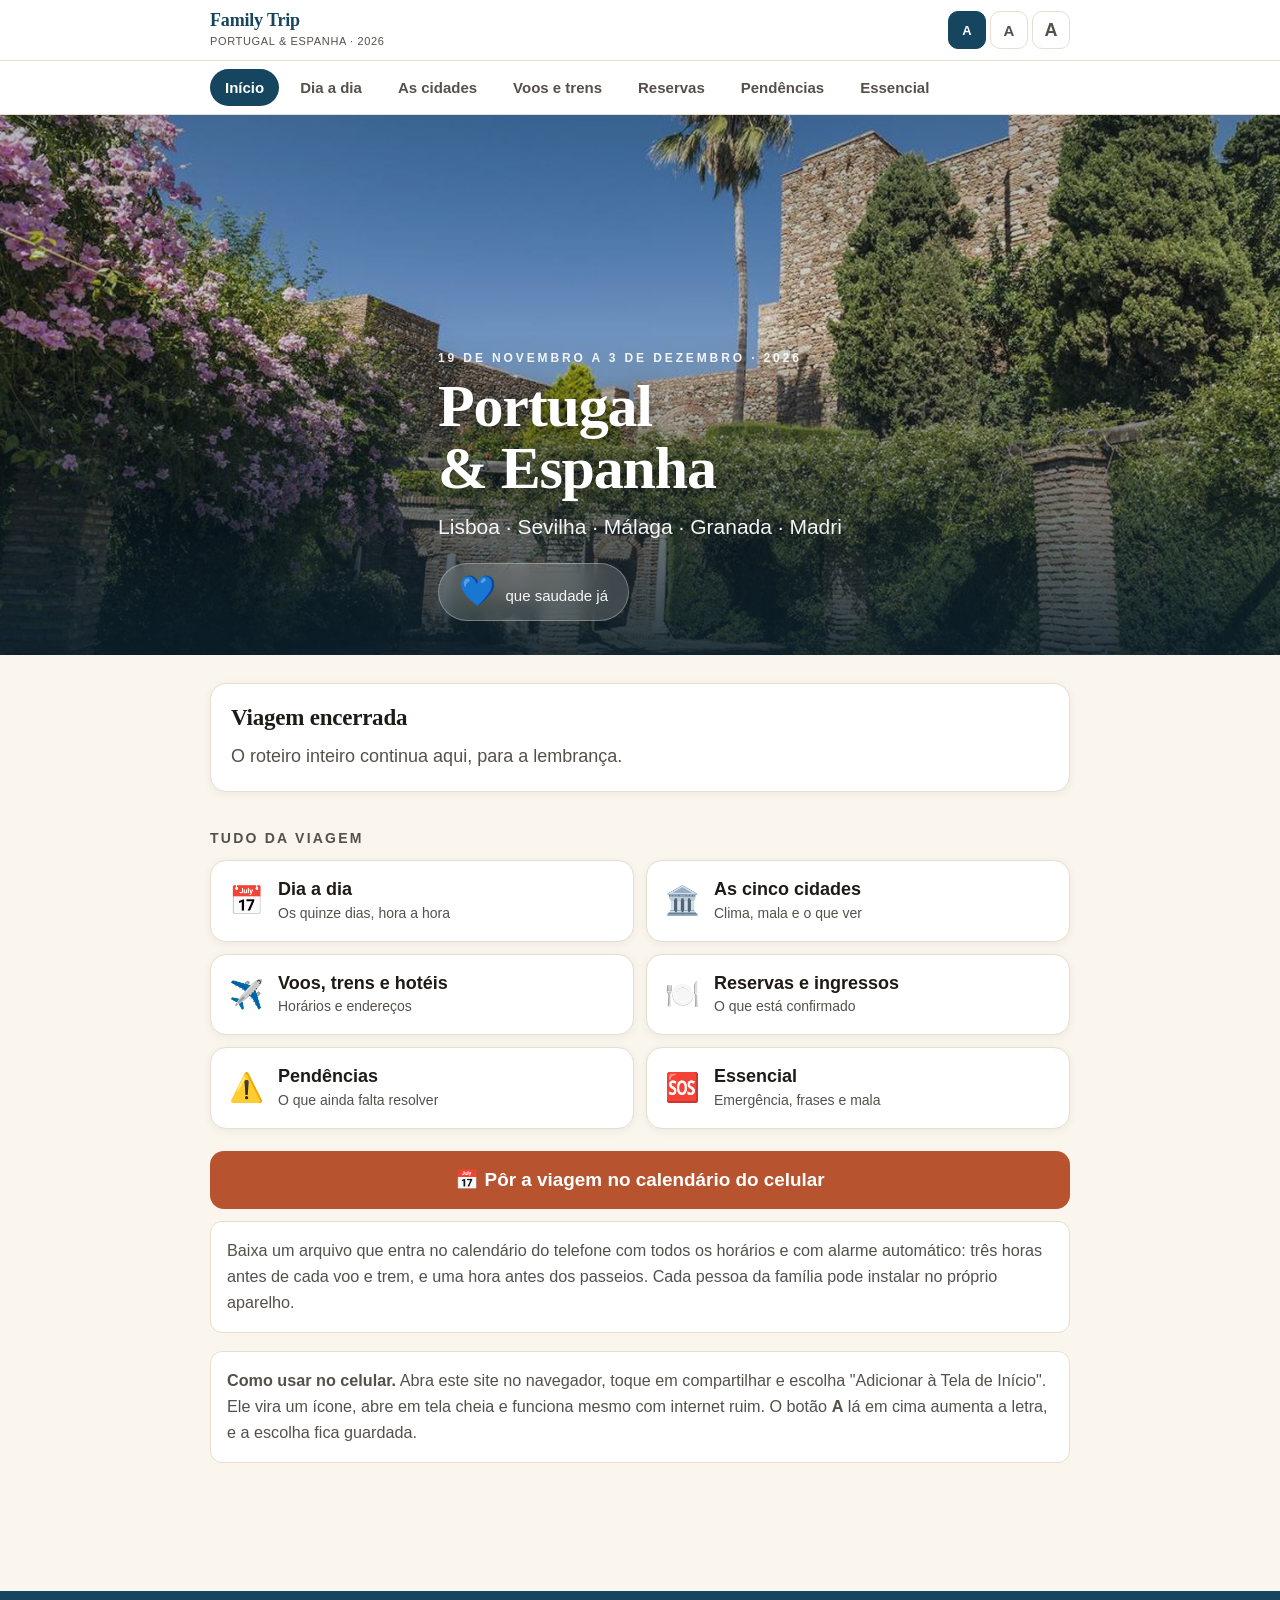
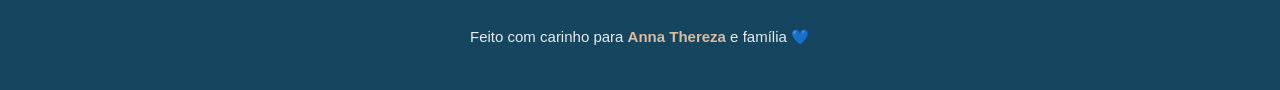
<file: index.html>
<!DOCTYPE html>
<html lang="pt-BR">
<head>
<meta charset="utf-8">
<meta name="viewport" content="width=device-width, initial-scale=1, viewport-fit=cover">
<meta name="robots" content="noindex, nofollow">
<meta name="theme-color" content="#15455F">
<link rel="manifest" href="manifest.json">
<link rel="apple-touch-icon" href="img/icone-180.png">
<link rel="icon" href="img/icone-192.png">
<meta name="apple-mobile-web-app-capable" content="yes">
<meta name="apple-mobile-web-app-status-bar-style" content="black-translucent">
<meta name="apple-mobile-web-app-title" content="Family Trip">
<link rel="stylesheet" href="assets/estilo.css">
<title>Family Trip · Portugal &amp; Espanha</title>
</head>
<body>

<div class="capa">
  <img src="img/capa.jpg" alt="Alcazaba de Málaga, Andaluzia">
  <div class="env">
    <p class="acima">19 de novembro a 3 de dezembro · 2026</p>
    <h1>Portugal<br>&amp; Espanha</h1>
    <p class="sub">Lisboa · Sevilha · Málaga · Granada · Madri</p>
    <div class="relogio" id="contagem"></div>
  </div>
</div>

<main><div class="env">
  <div id="hoje"></div>

  <h2 class="secao">Tudo da viagem</h2>
  <div class="atalhos">
    <a class="atalho" href="dias.html"><span class="ico">📅</span>
      <span><b>Dia a dia</b><small>Os quinze dias, hora a hora</small></span></a>
    <a class="atalho" href="cidades.html"><span class="ico">🏛️</span>
      <span><b>As cinco cidades</b><small>Clima, mala e o que ver</small></span></a>
    <a class="atalho" href="rotas.html"><span class="ico">✈️</span>
      <span><b>Voos, trens e hotéis</b><small>Horários e endereços</small></span></a>
    <a class="atalho" href="reservas.html"><span class="ico">🍽️</span>
      <span><b>Reservas e ingressos</b><small>O que está confirmado</small></span></a>
    <a class="atalho" href="pendencias.html"><span class="ico">⚠️</span>
      <span><b>Pendências</b><small>O que ainda falta resolver</small></span></a>
    <a class="atalho" href="essencial.html"><span class="ico">🆘</span>
      <span><b>Essencial</b><small>Emergência, frases e mala</small></span></a>
  </div>

  <button class="botao terra" id="btnCal" style="margin-top:22px">📅 Pôr a viagem no calendário do celular</button>
  <p class="nota" style="margin-top:12px">Baixa um arquivo que entra no calendário do telefone com todos os
  horários e com alarme automático: três horas antes de cada voo e trem, e uma hora antes dos passeios.
  Cada pessoa da família pode instalar no próprio aparelho.</p>

  <div class="nota">
    <strong>Como usar no celular.</strong> Abra este site no navegador, toque em compartilhar e escolha
    "Adicionar à Tela de Início". Ele vira um ícone, abre em tela cheia e funciona mesmo com internet ruim.
    O botão <b>A</b> lá em cima aumenta a letra, e a escolha fica guardada.
  </div>
</div></main>
<script src="assets/dados.js"></script>
<script src="assets/app.js"></script>
</body>
</html>
</file>
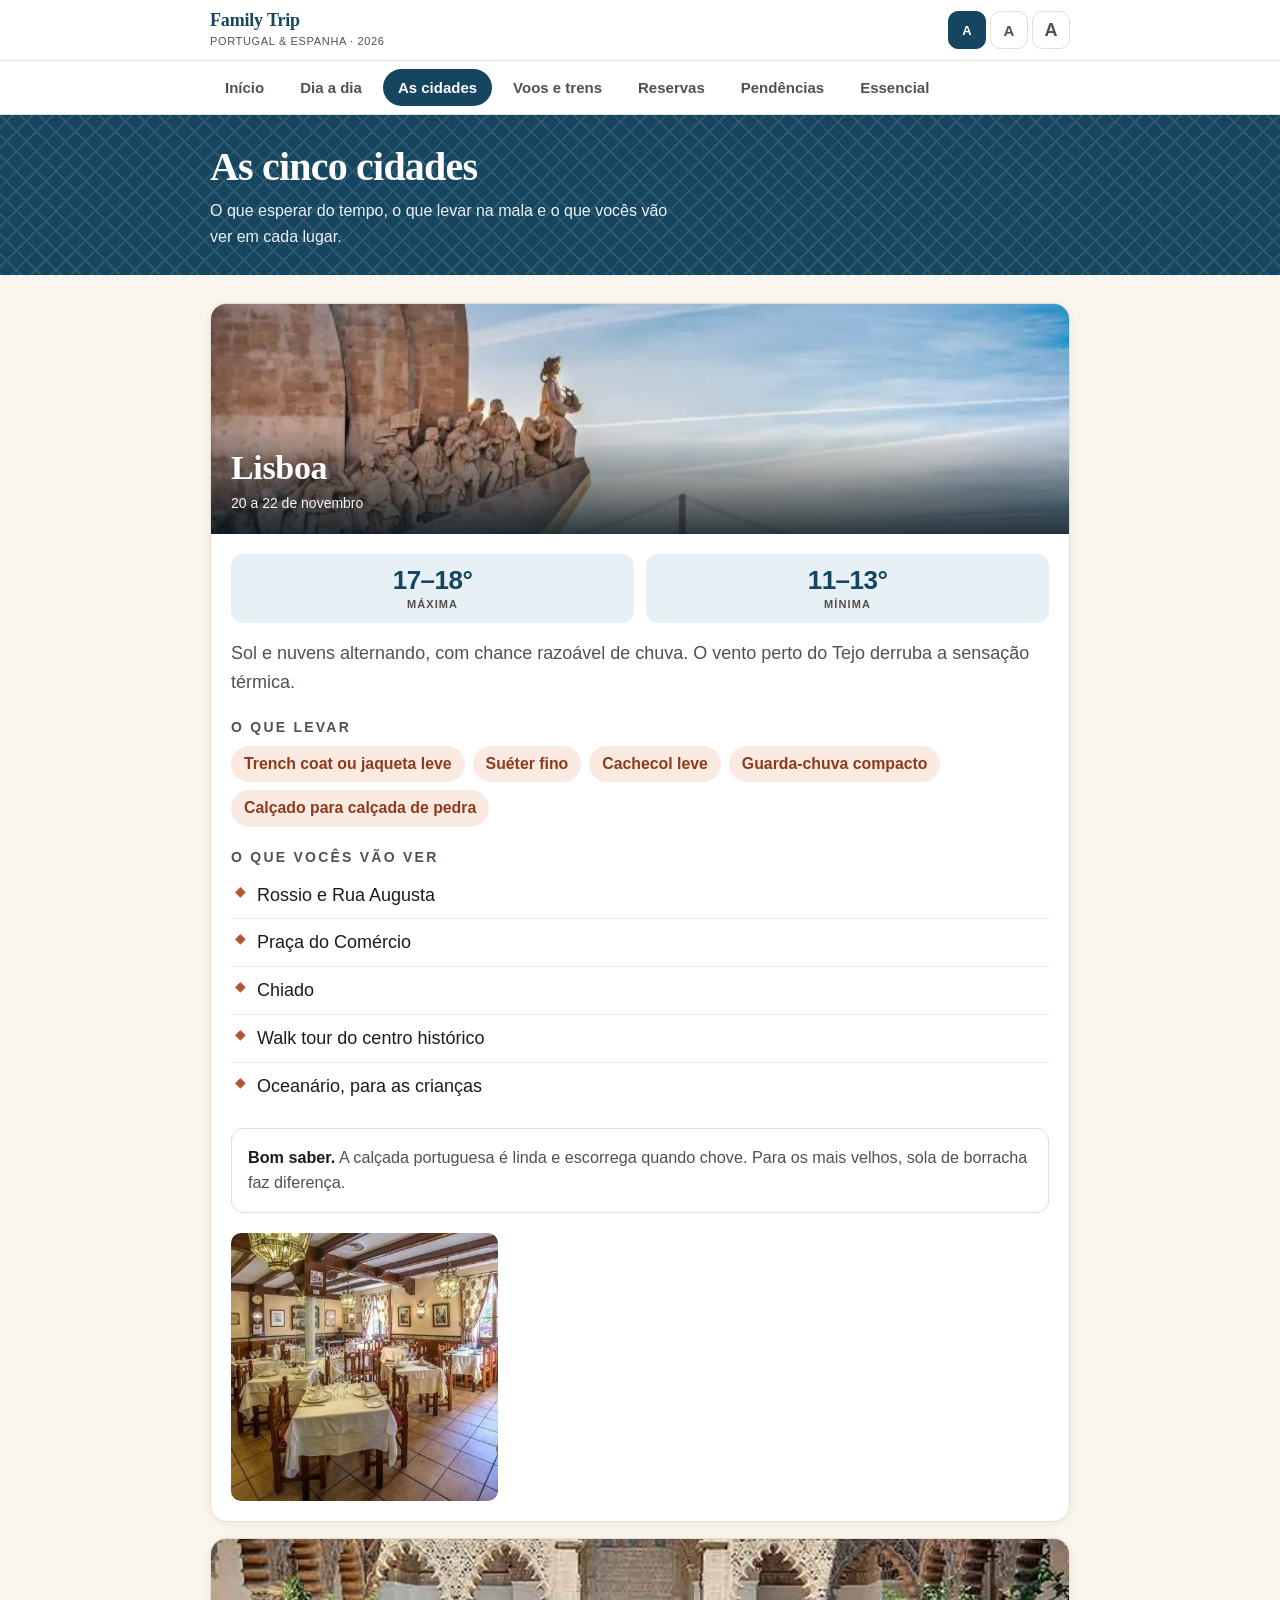
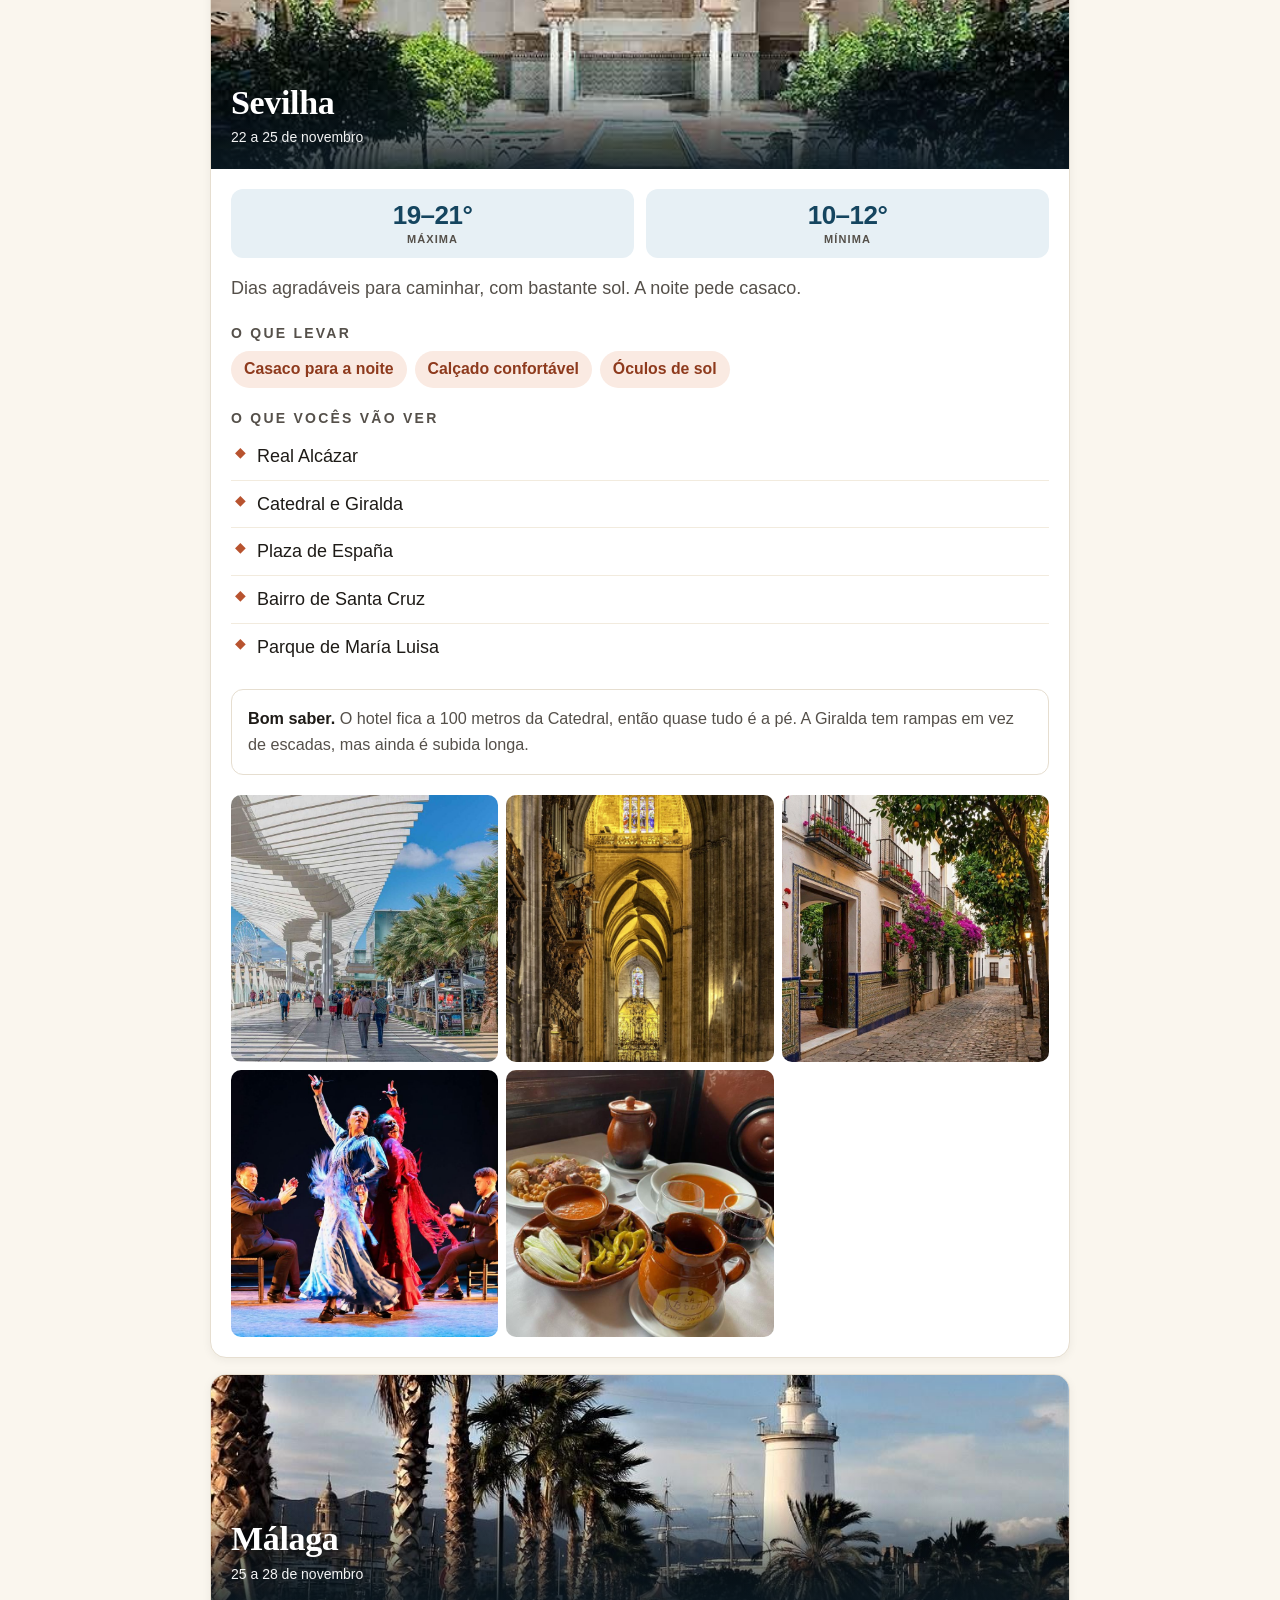
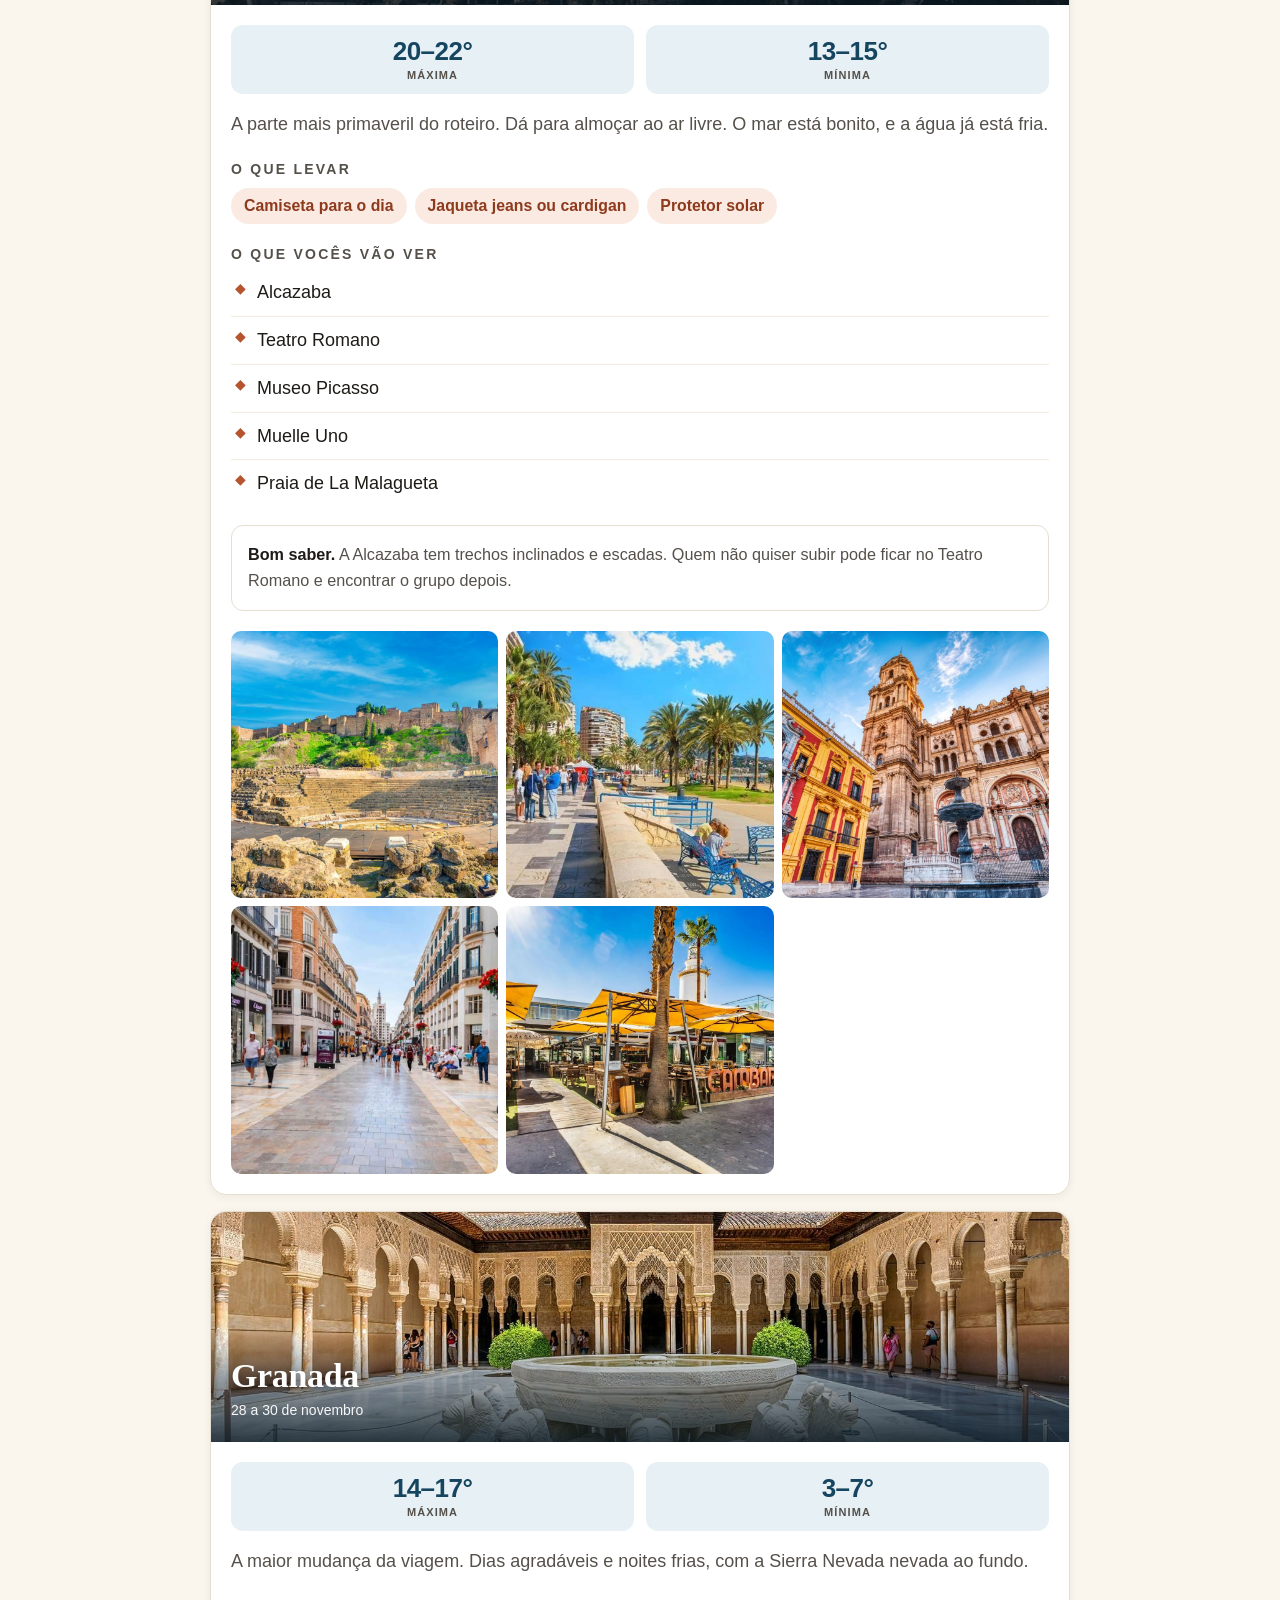
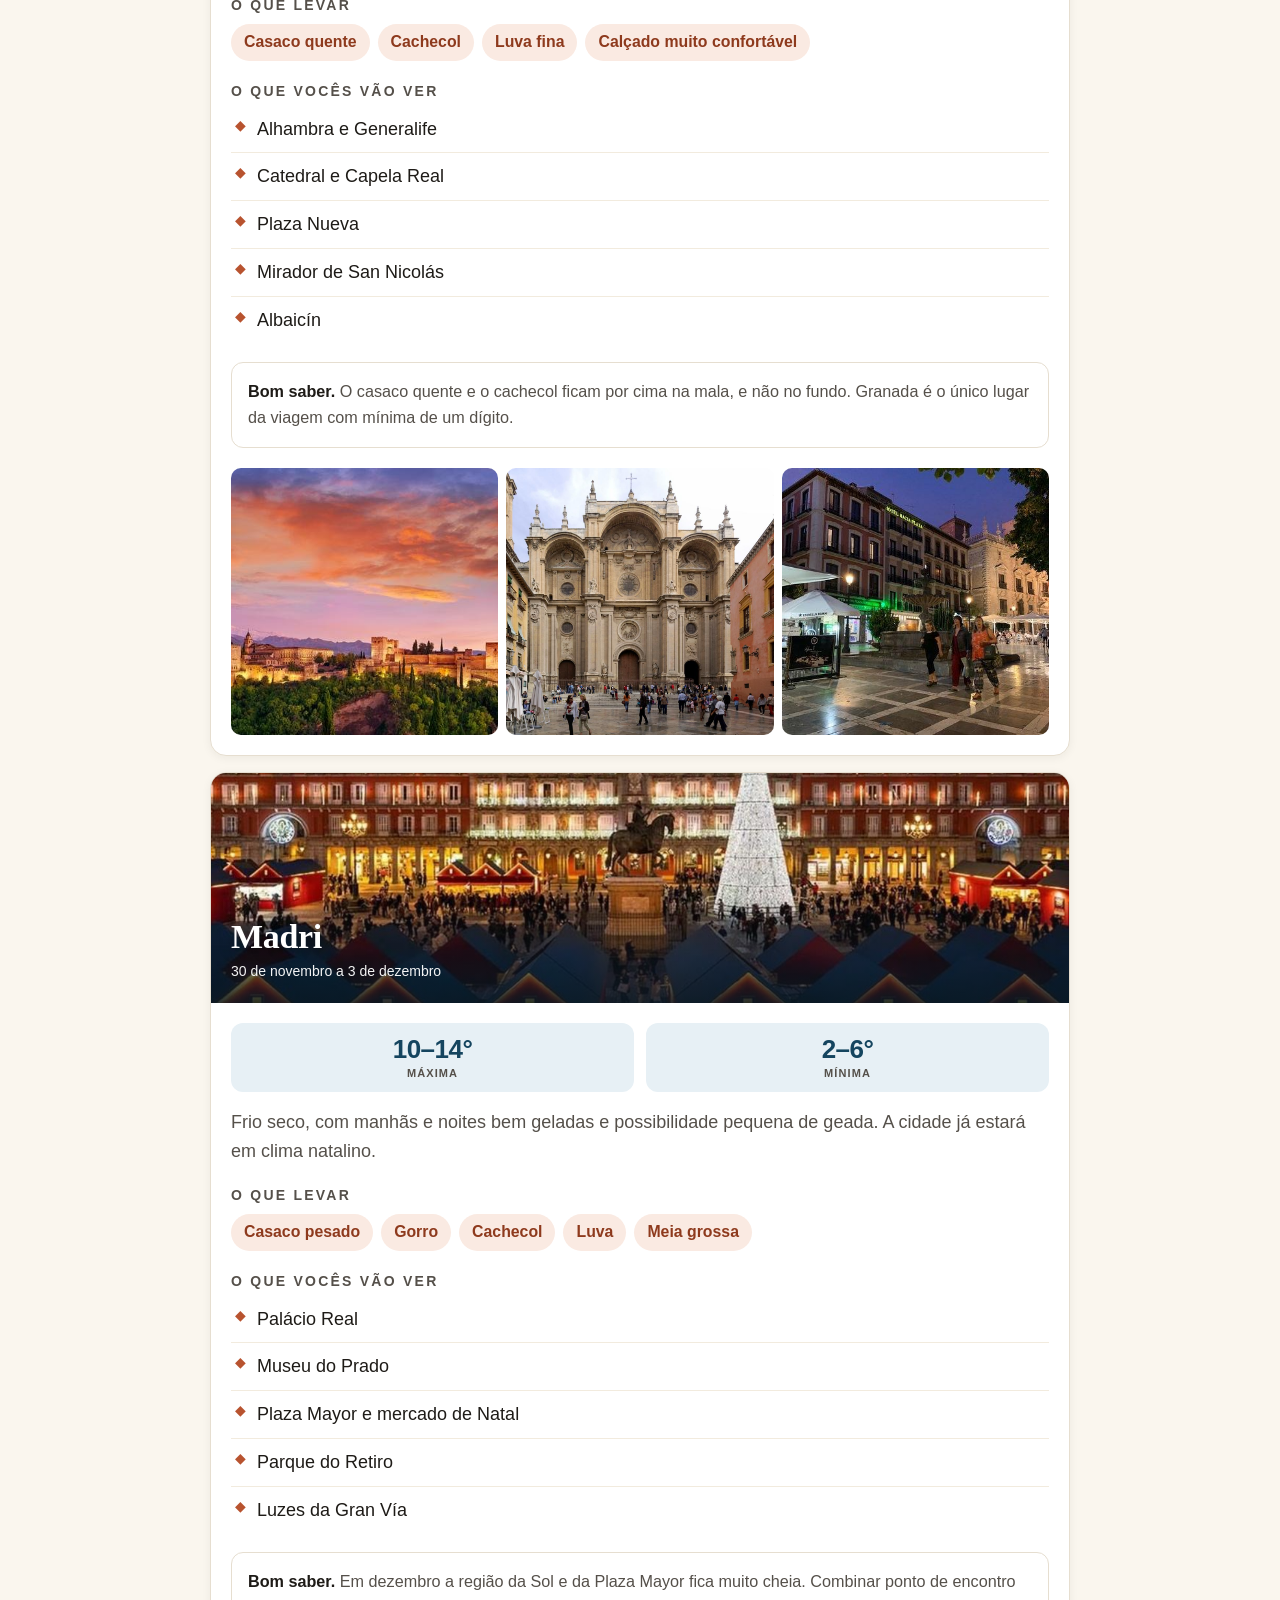
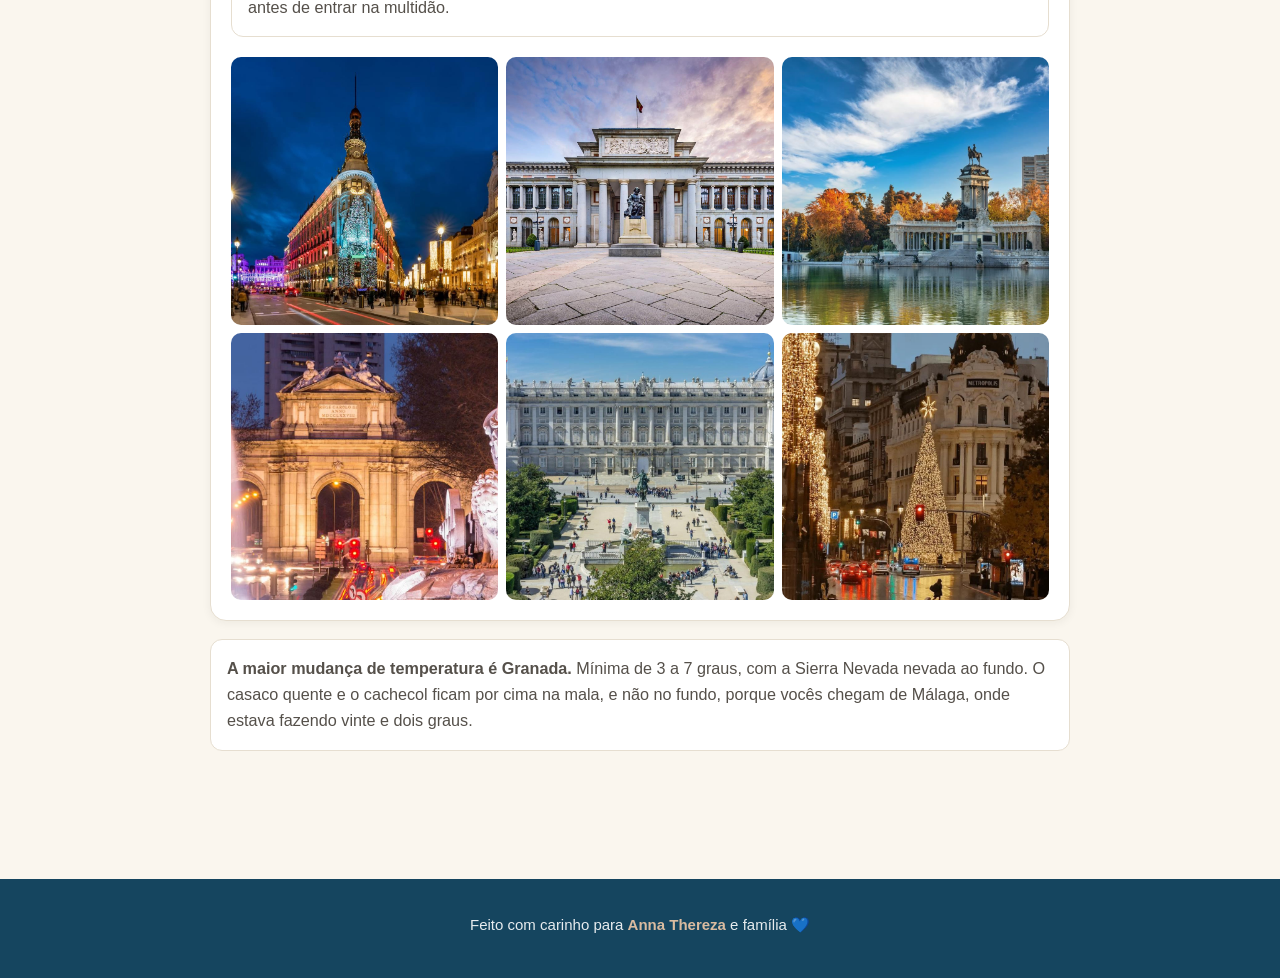
<file: cidades.html>
<!DOCTYPE html>
<html lang="pt-BR">
<head>
<meta charset="utf-8">
<meta name="viewport" content="width=device-width, initial-scale=1, viewport-fit=cover">
<meta name="robots" content="noindex, nofollow">
<meta name="theme-color" content="#15455F">
<link rel="manifest" href="manifest.json">
<link rel="apple-touch-icon" href="img/icone-180.png">
<link rel="icon" href="img/icone-192.png">
<meta name="apple-mobile-web-app-capable" content="yes">
<meta name="apple-mobile-web-app-status-bar-style" content="black-translucent">
<meta name="apple-mobile-web-app-title" content="Family Trip">
<link rel="stylesheet" href="assets/estilo.css">
<title>As cidades · Family Trip</title>
</head>
<body>
<div class="cab"><div class="env">
  <h1>As cinco cidades</h1>
  <p>O que esperar do tempo, o que levar na mala e o que vocês vão ver em cada lugar.</p>
</div></div>
<main><div class="env">
  <div id="cidades"></div>
  <div class="nota">
    <strong>A maior mudança de temperatura é Granada.</strong> Mínima de 3 a 7 graus, com a Sierra Nevada
    nevada ao fundo. O casaco quente e o cachecol ficam por cima na mala, e não no fundo, porque vocês
    chegam de Málaga, onde estava fazendo vinte e dois graus.
  </div>
</div></main>
<script src="assets/dados.js"></script>
<script src="assets/app.js"></script>
</body>
</html>
</file>
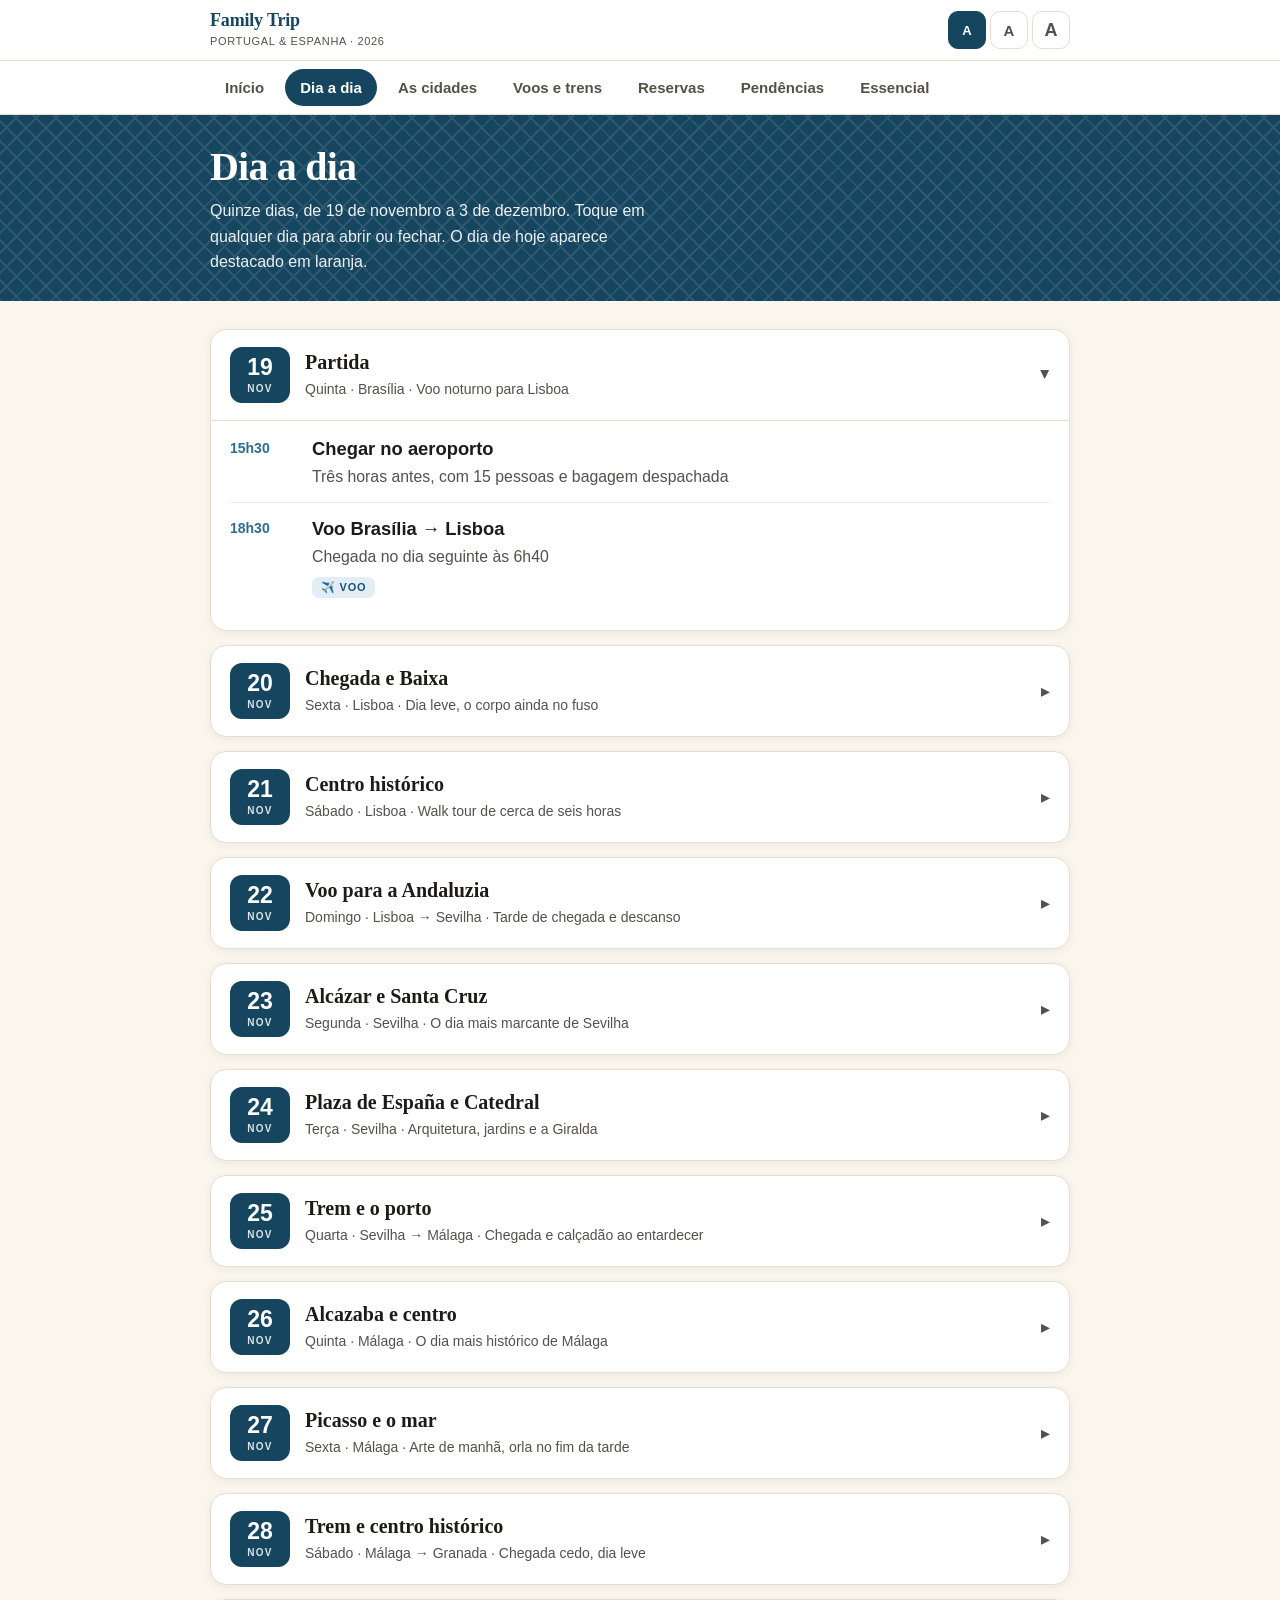
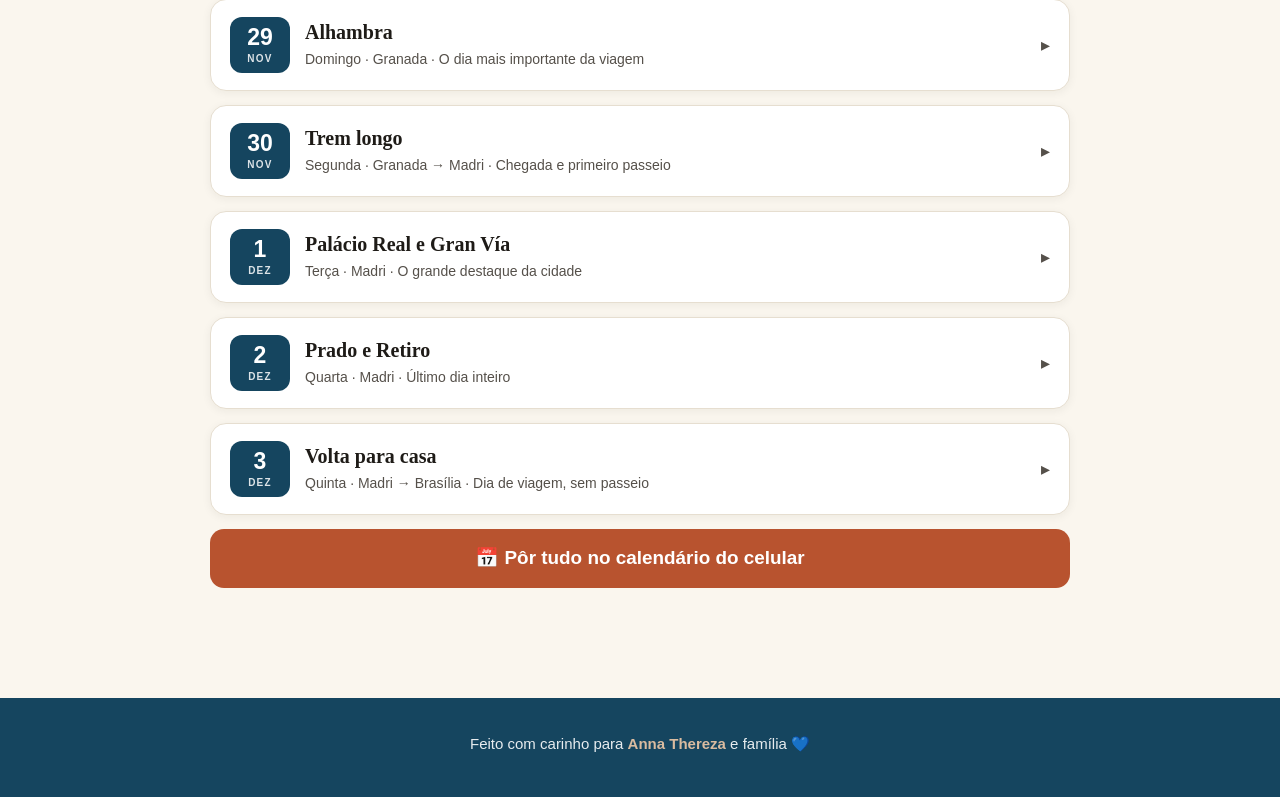
<file: dias.html>
<!DOCTYPE html>
<html lang="pt-BR">
<head>
<meta charset="utf-8">
<meta name="viewport" content="width=device-width, initial-scale=1, viewport-fit=cover">
<meta name="robots" content="noindex, nofollow">
<meta name="theme-color" content="#15455F">
<link rel="manifest" href="manifest.json">
<link rel="apple-touch-icon" href="img/icone-180.png">
<link rel="icon" href="img/icone-192.png">
<meta name="apple-mobile-web-app-capable" content="yes">
<meta name="apple-mobile-web-app-status-bar-style" content="black-translucent">
<meta name="apple-mobile-web-app-title" content="Family Trip">
<link rel="stylesheet" href="assets/estilo.css">
<title>Dia a dia · Family Trip</title>
</head>
<body>
<div class="cab"><div class="env">
  <h1>Dia a dia</h1>
  <p>Quinze dias, de 19 de novembro a 3 de dezembro. Toque em qualquer dia para abrir ou fechar.
     O dia de hoje aparece destacado em laranja.</p>
</div></div>
<main><div class="env">
  <div id="dias"></div>
  <button class="botao terra" id="btnCal">📅 Pôr tudo no calendário do celular</button>
</div></main>
<script src="assets/dados.js"></script>
<script src="assets/app.js"></script>
</body>
</html>
</file>
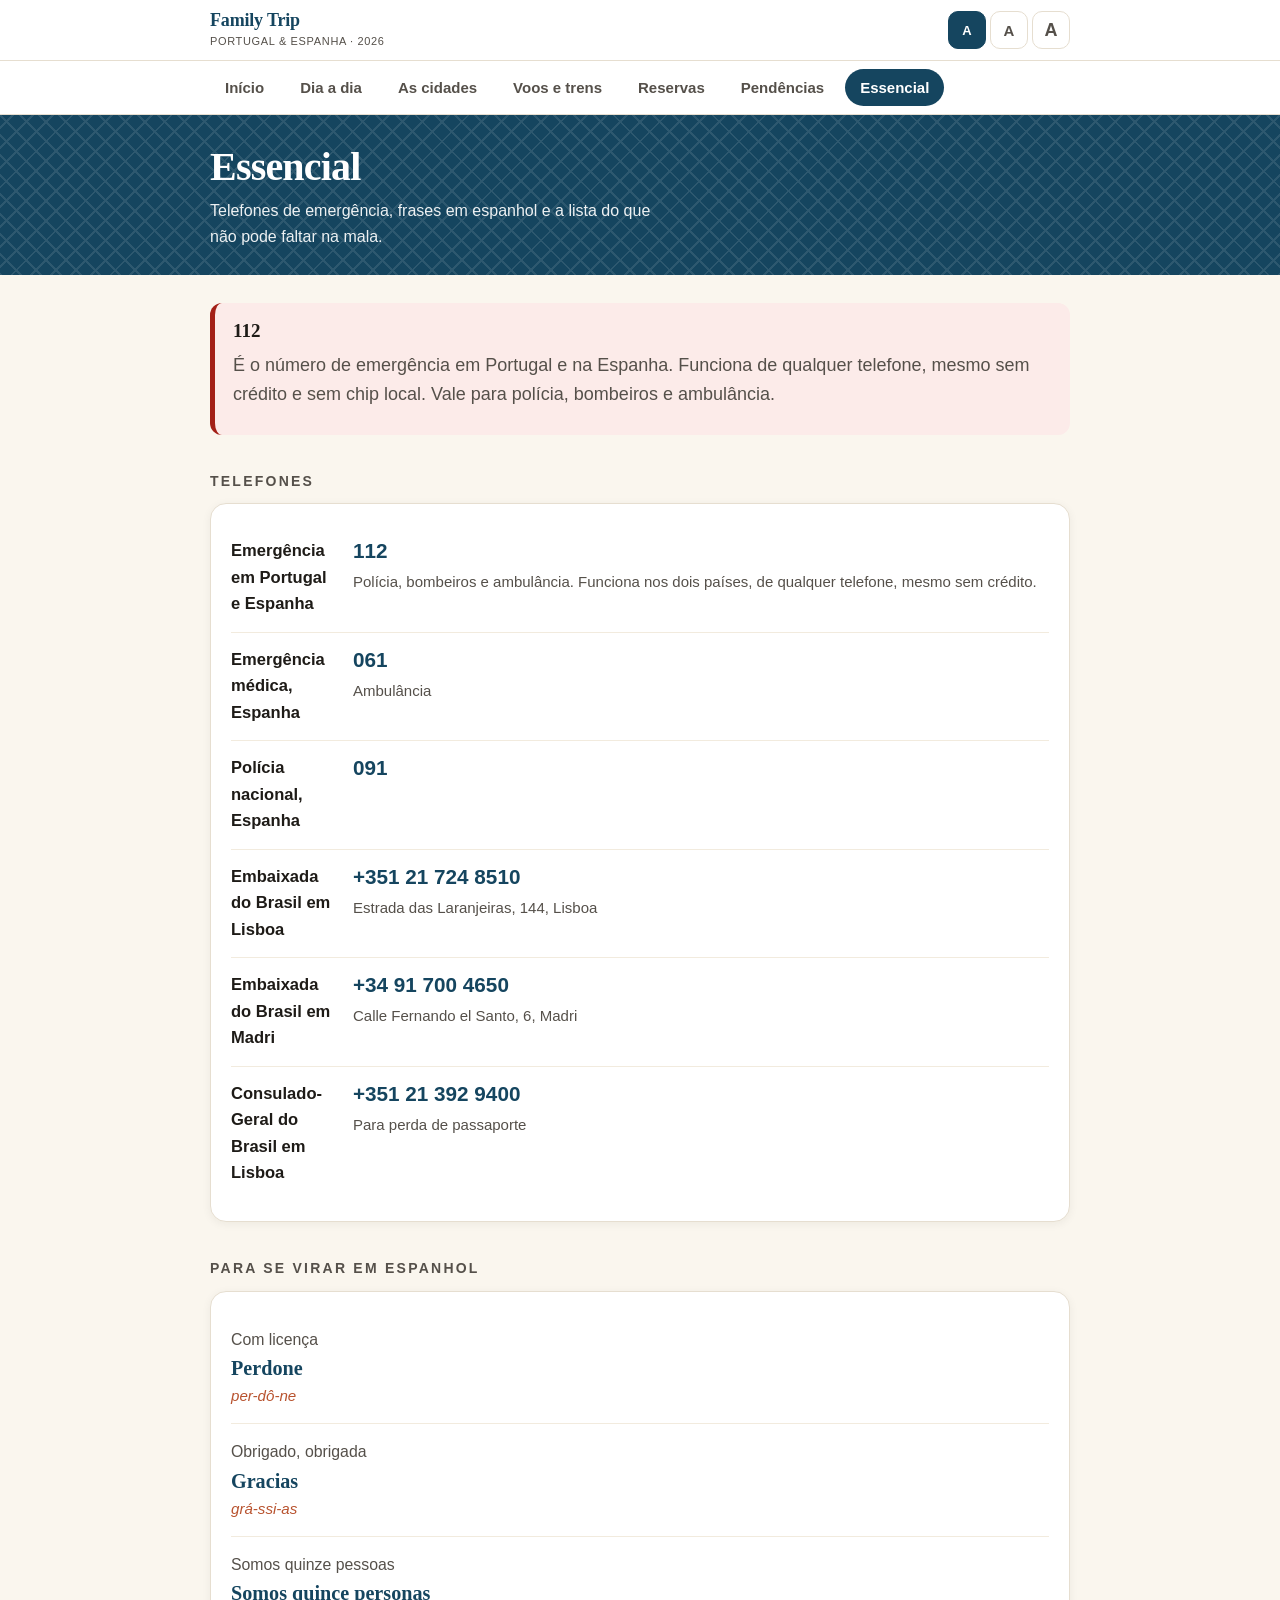
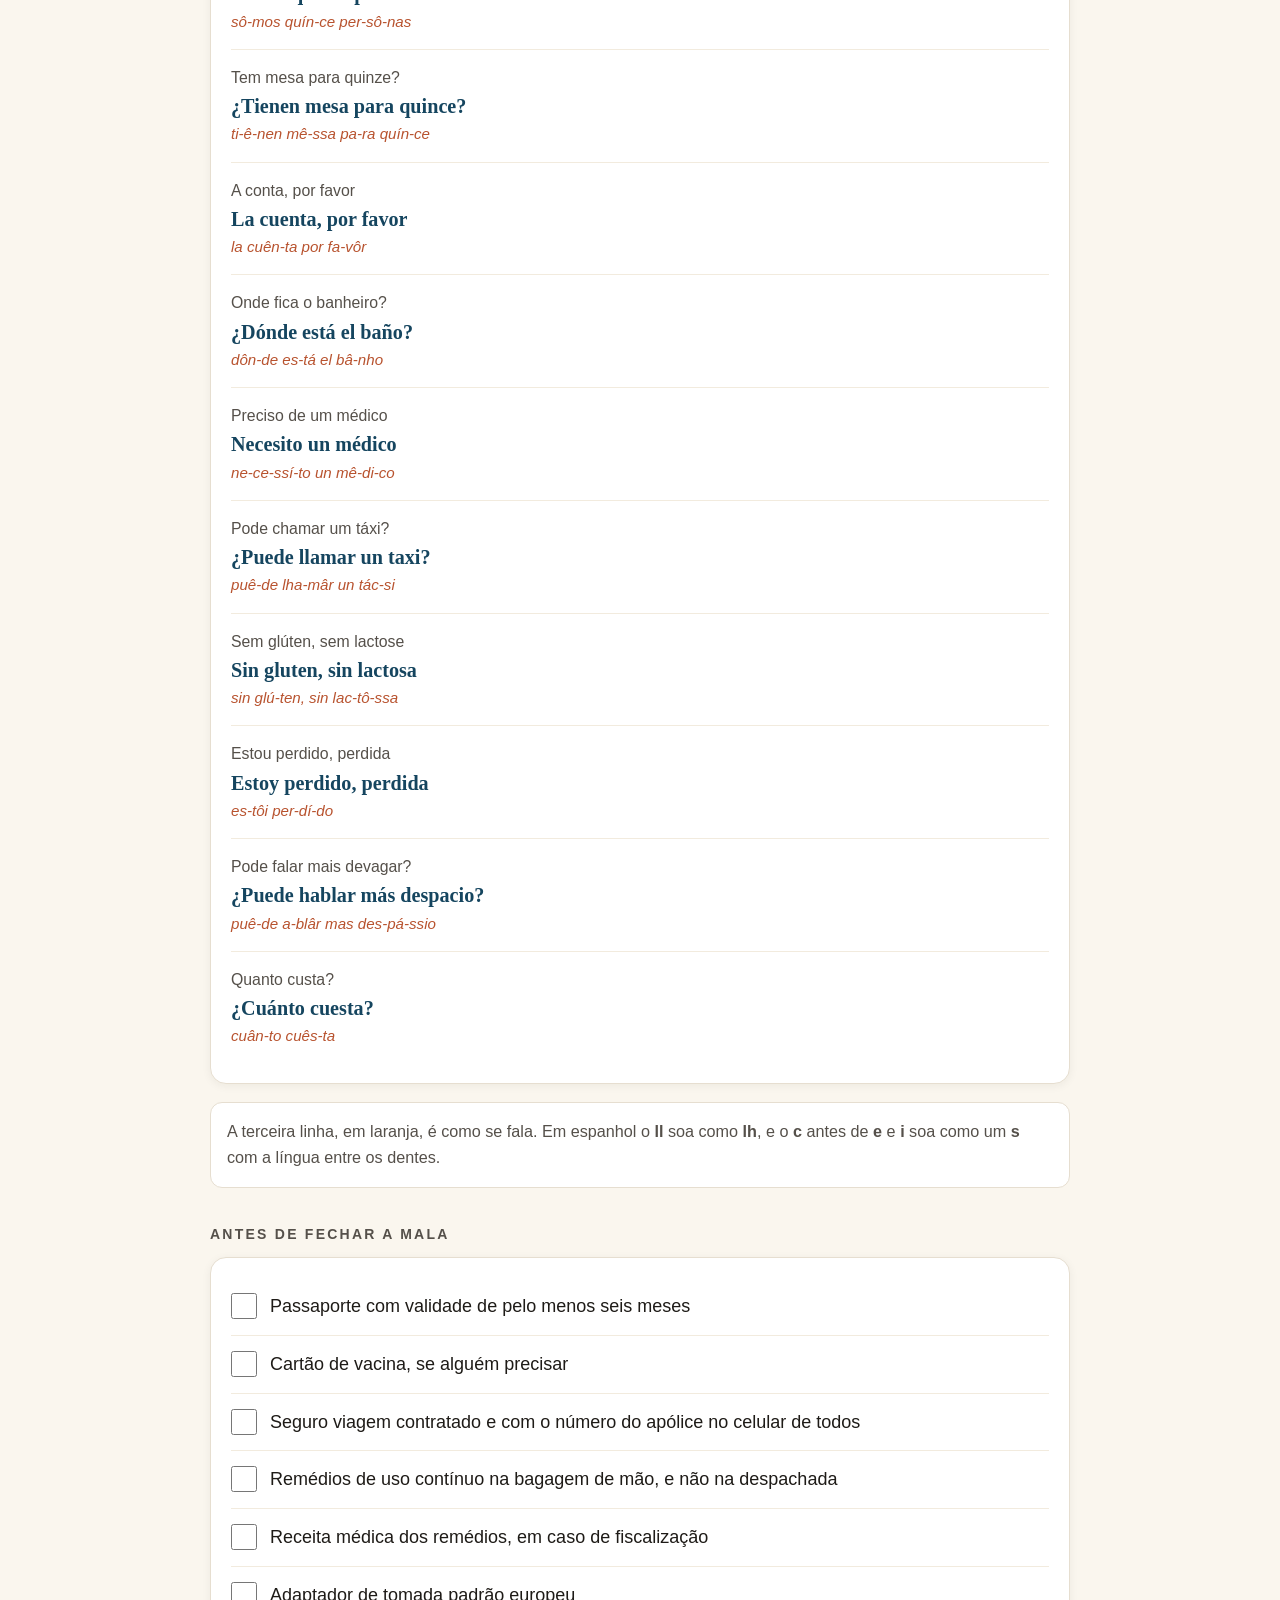
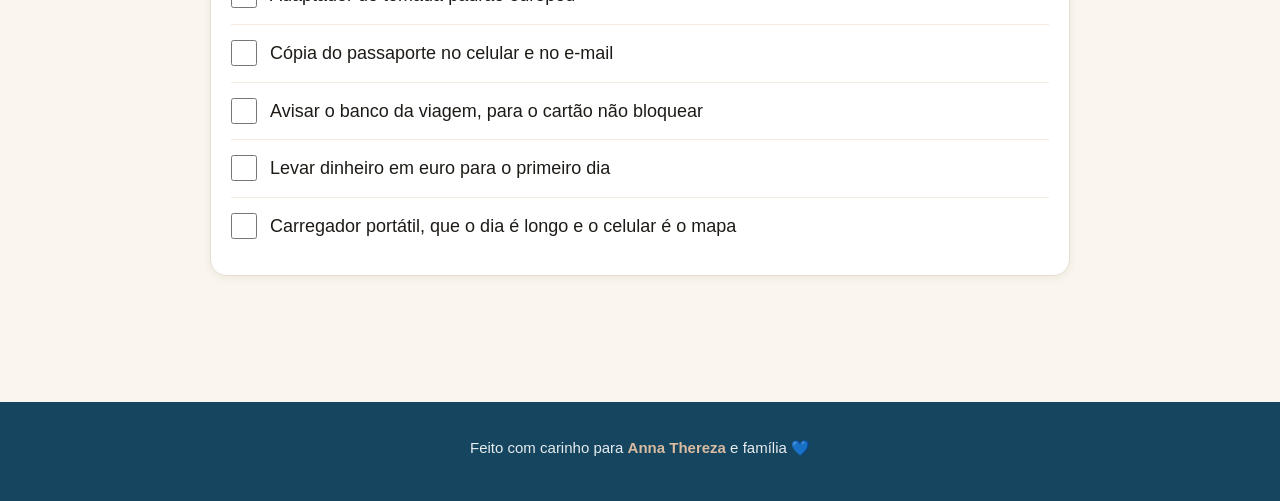
<file: essencial.html>
<!DOCTYPE html>
<html lang="pt-BR">
<head>
<meta charset="utf-8">
<meta name="viewport" content="width=device-width, initial-scale=1, viewport-fit=cover">
<meta name="robots" content="noindex, nofollow">
<meta name="theme-color" content="#15455F">
<link rel="manifest" href="manifest.json">
<link rel="apple-touch-icon" href="img/icone-180.png">
<link rel="icon" href="img/icone-192.png">
<meta name="apple-mobile-web-app-capable" content="yes">
<meta name="apple-mobile-web-app-status-bar-style" content="black-translucent">
<meta name="apple-mobile-web-app-title" content="Family Trip">
<link rel="stylesheet" href="assets/estilo.css">
<title>Essencial · Family Trip</title>
</head>
<body>
<div class="cab"><div class="env">
  <h1>Essencial</h1>
  <p>Telefones de emergência, frases em espanhol e a lista do que não pode faltar na mala.</p>
</div></div>
<main><div class="env">
  <div class="aviso u" style="margin-bottom:22px">
    <h3>112</h3>
    <p>É o número de emergência em Portugal e na Espanha. Funciona de qualquer telefone,
       mesmo sem crédito e sem chip local. Vale para polícia, bombeiros e ambulância.</p>
  </div>

  <h2 class="secao">Telefones</h2>
  <div class="bloco"><div class="dentro" id="emergencia"></div></div>

  <h2 class="secao">Para se virar em espanhol</h2>
  <div class="bloco"><div class="dentro" id="frases"></div></div>
  <p class="nota">A terceira linha, em laranja, é como se fala. Em espanhol o <b>ll</b> soa como <b>lh</b>,
     e o <b>c</b> antes de <b>e</b> e <b>i</b> soa como um <b>s</b> com a língua entre os dentes.</p>

  <h2 class="secao">Antes de fechar a mala</h2>
  <div class="bloco"><div class="dentro" id="lembretes"></div></div>
</div></main>
<script src="assets/dados.js"></script>
<script src="assets/app.js"></script>
</body>
</html>
</file>
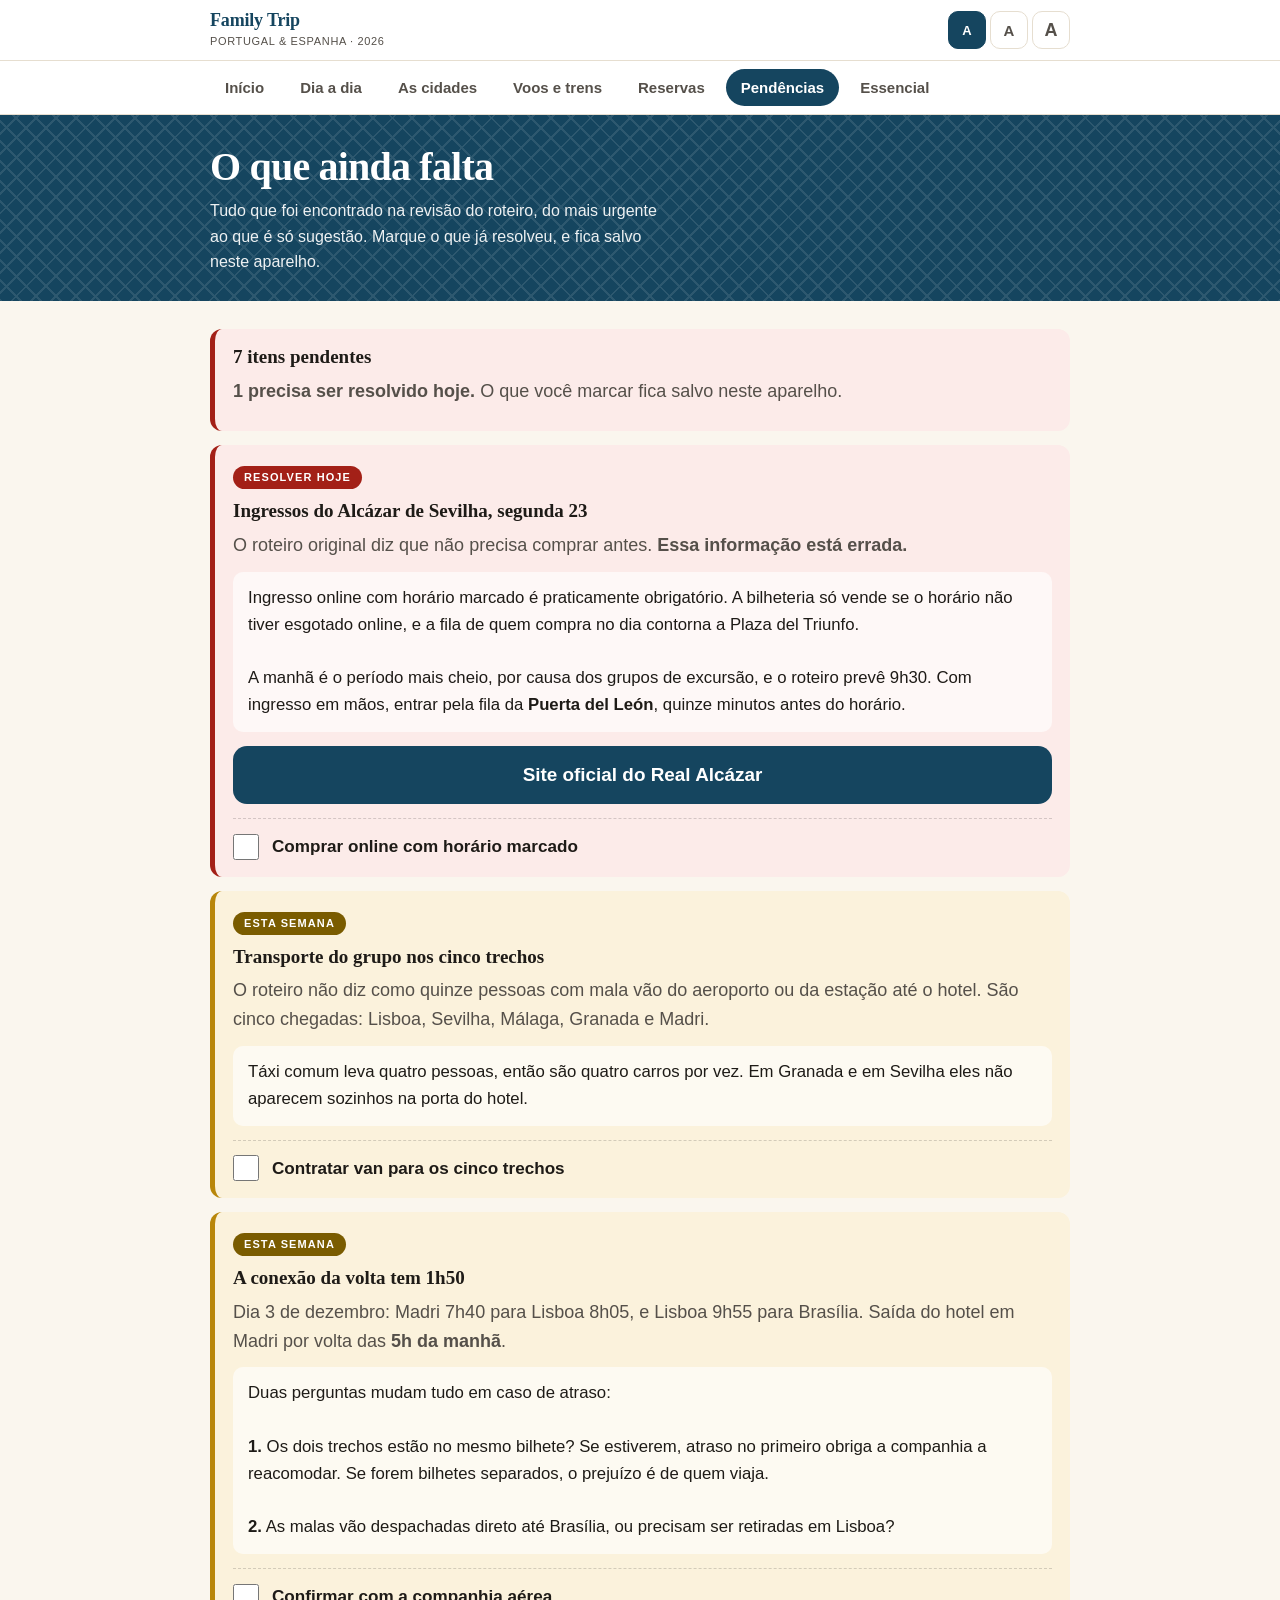
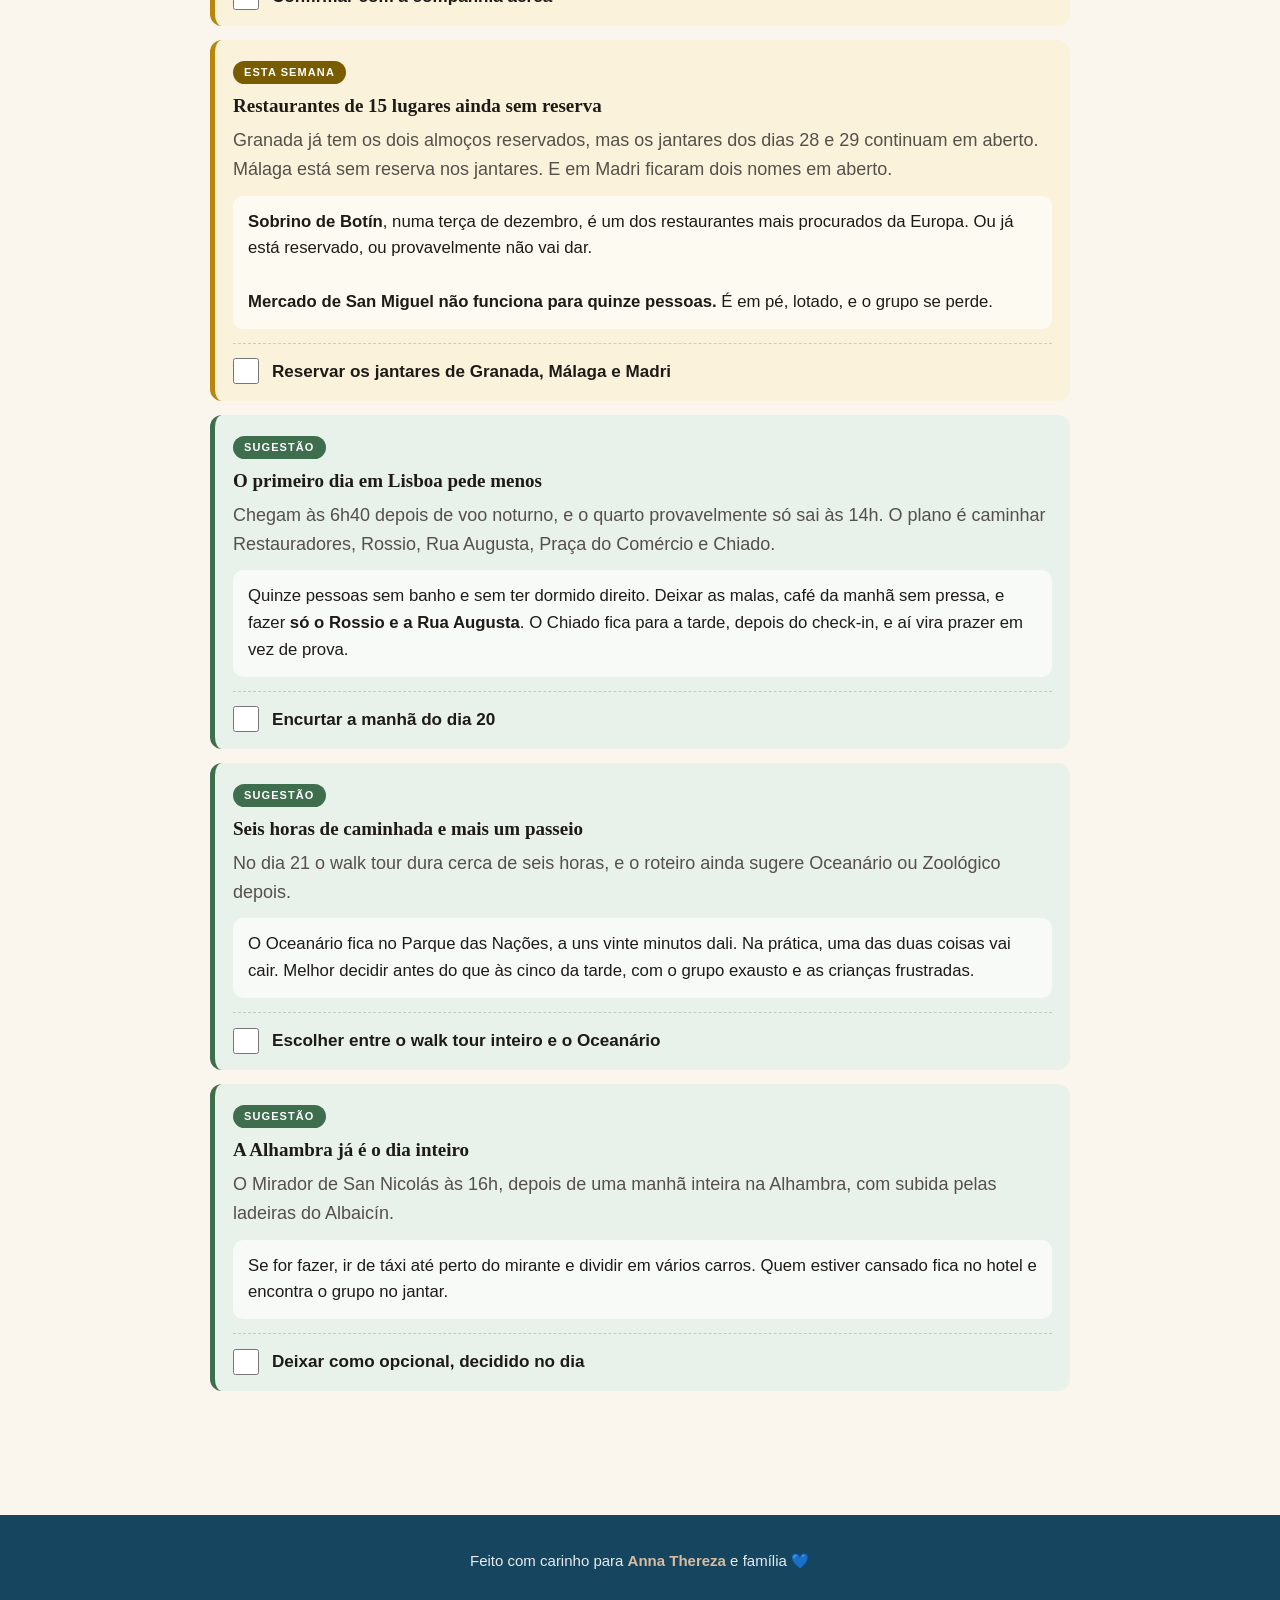
<file: pendencias.html>
<!DOCTYPE html>
<html lang="pt-BR">
<head>
<meta charset="utf-8">
<meta name="viewport" content="width=device-width, initial-scale=1, viewport-fit=cover">
<meta name="robots" content="noindex, nofollow">
<meta name="theme-color" content="#15455F">
<link rel="manifest" href="manifest.json">
<link rel="apple-touch-icon" href="img/icone-180.png">
<link rel="icon" href="img/icone-192.png">
<meta name="apple-mobile-web-app-capable" content="yes">
<meta name="apple-mobile-web-app-status-bar-style" content="black-translucent">
<meta name="apple-mobile-web-app-title" content="Family Trip">
<link rel="stylesheet" href="assets/estilo.css">
<title>Pendências · Family Trip</title>
</head>
<body>
<div class="cab"><div class="env">
  <h1>O que ainda falta</h1>
  <p>Tudo que foi encontrado na revisão do roteiro, do mais urgente ao que é só sugestão.
     Marque o que já resolveu, e fica salvo neste aparelho.</p>
</div></div>
<main><div class="env">
  <div id="resumoPend"></div>
  <div id="pendencias"></div>
</div></main>
<script src="assets/dados.js"></script>
<script src="assets/app.js"></script>
</body>
</html>
</file>
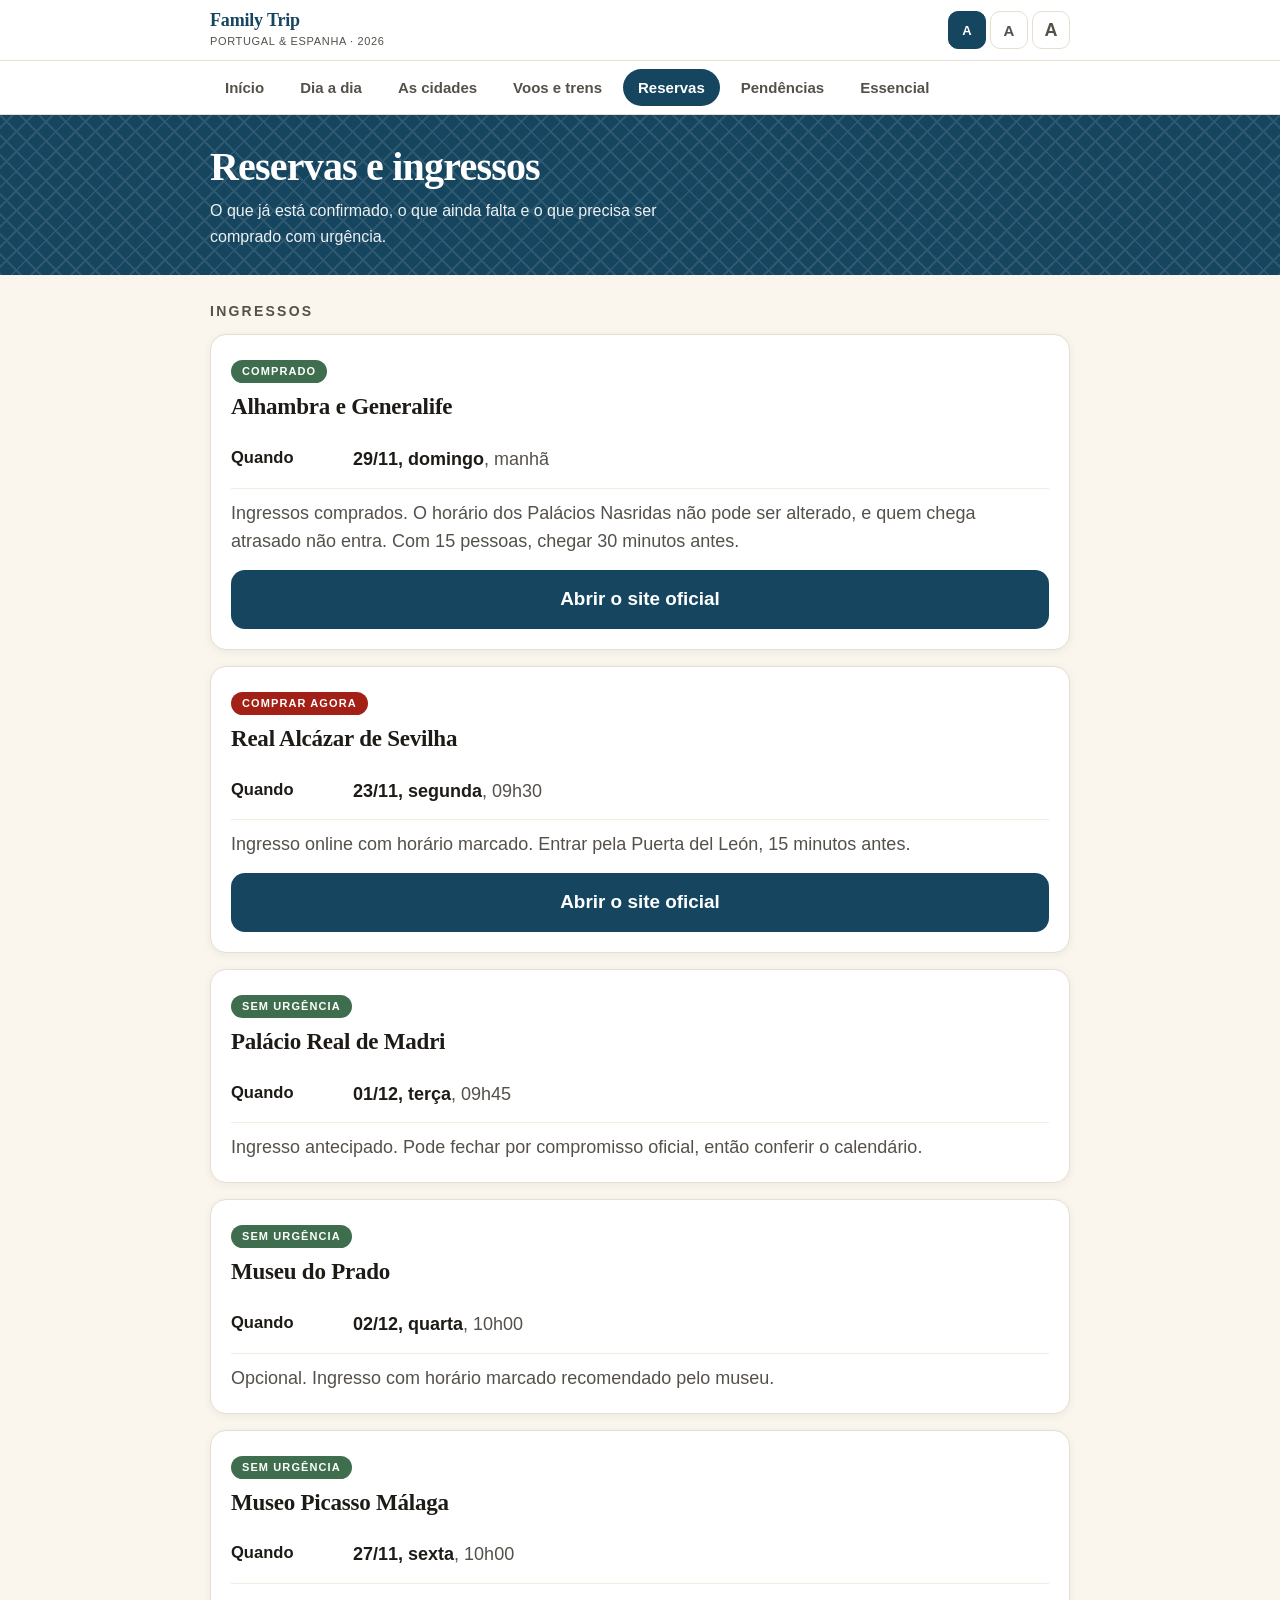
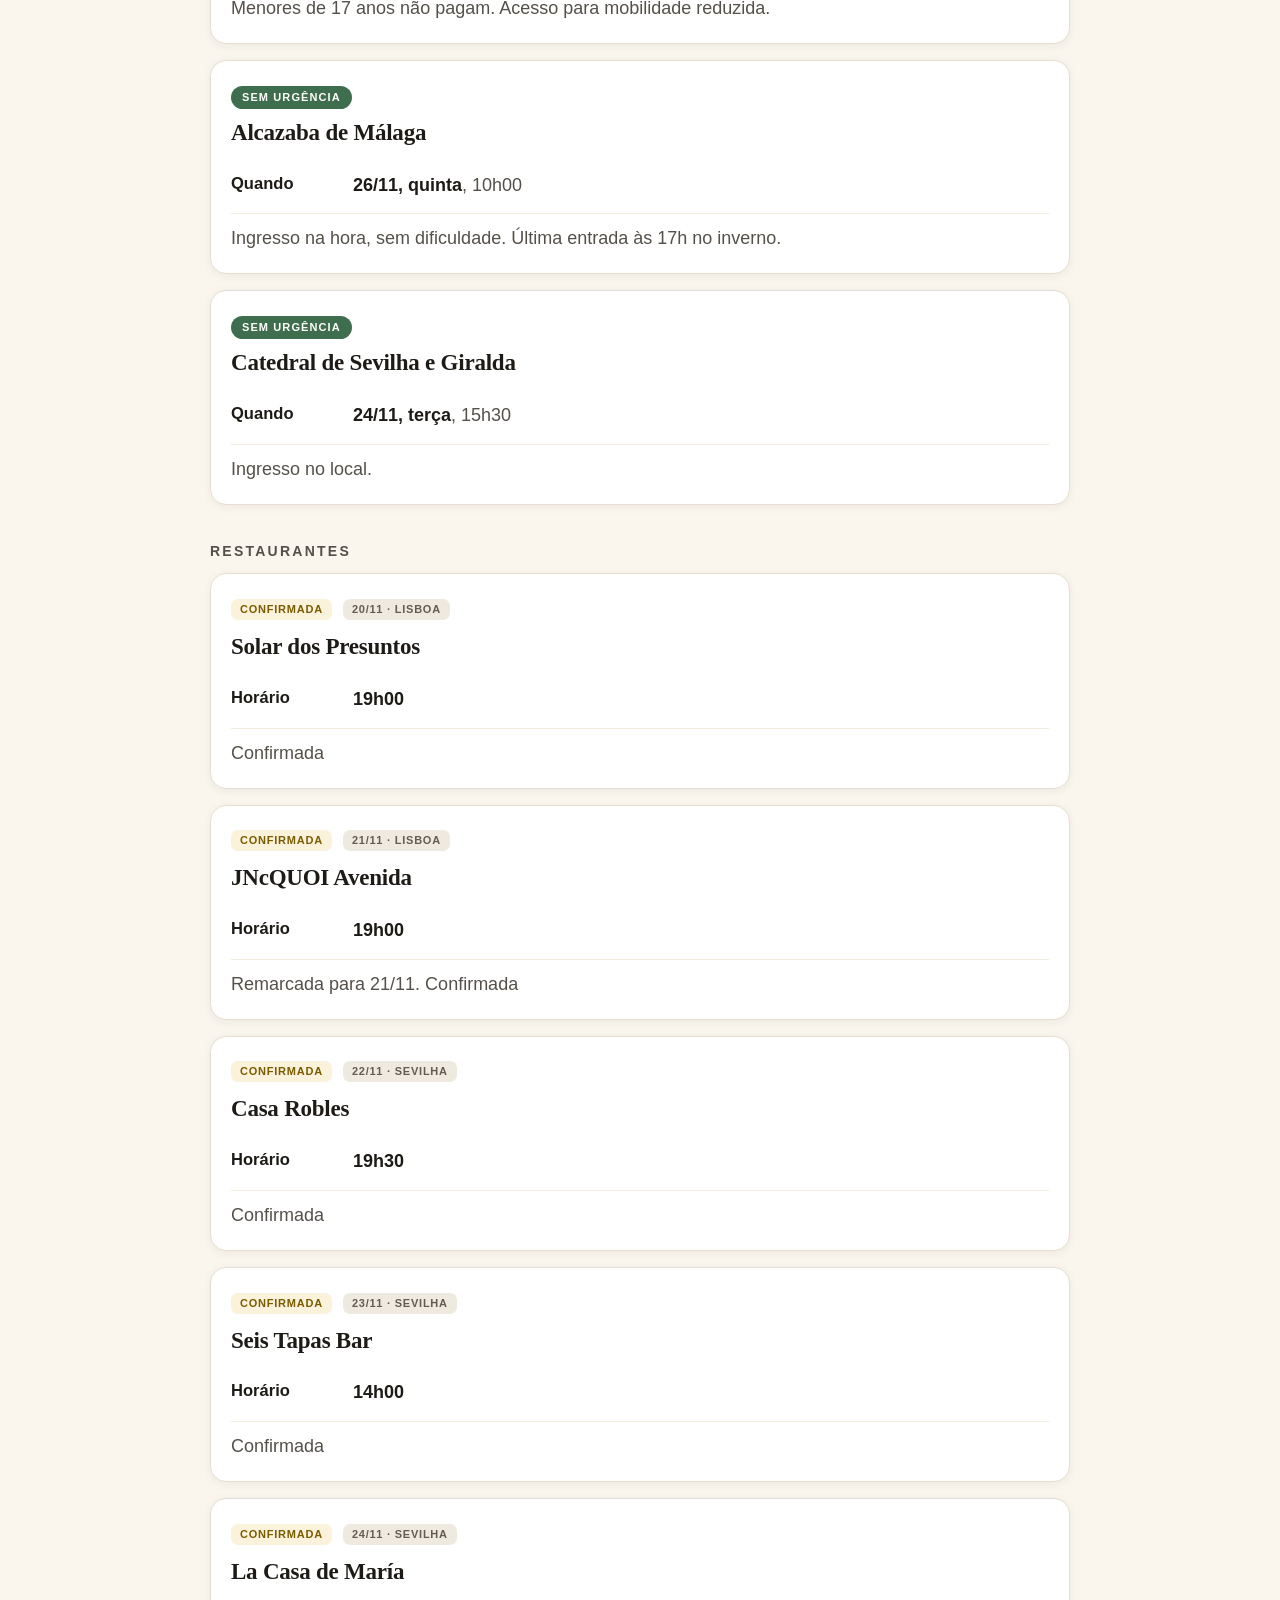
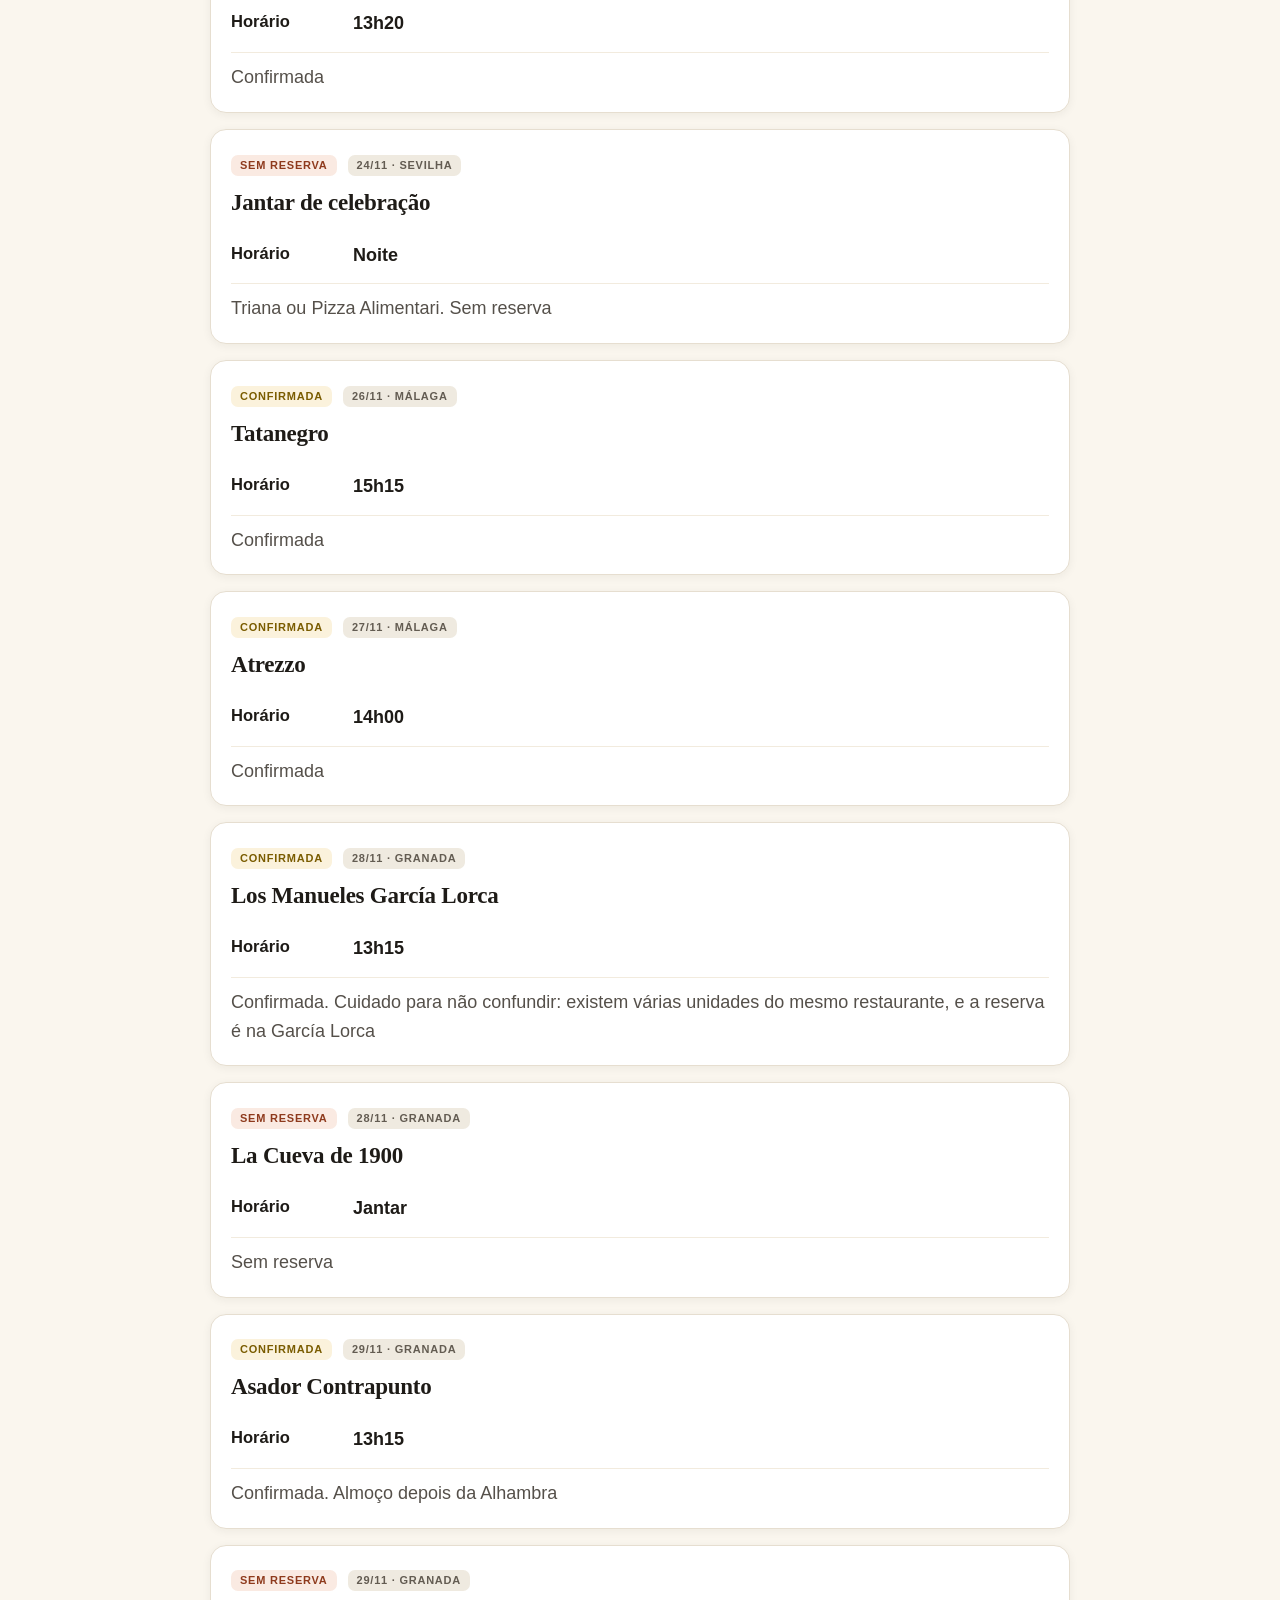
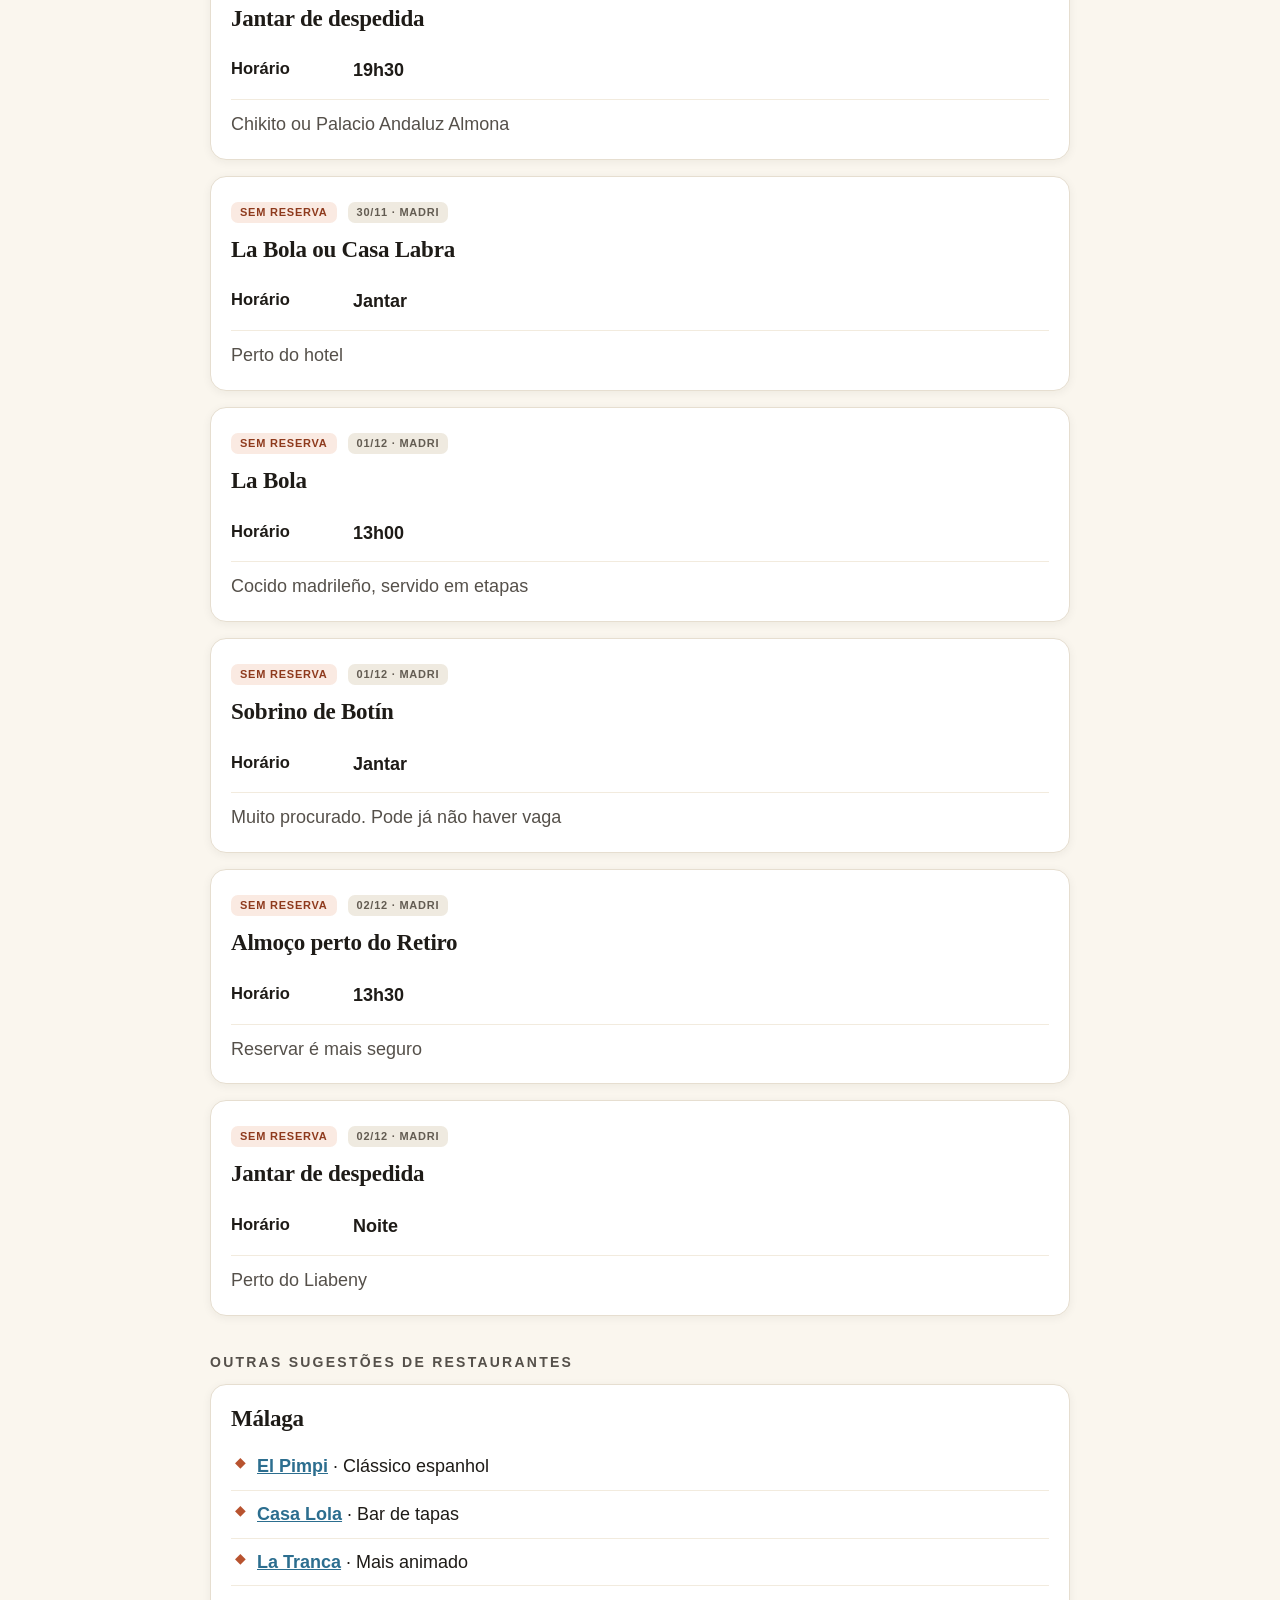
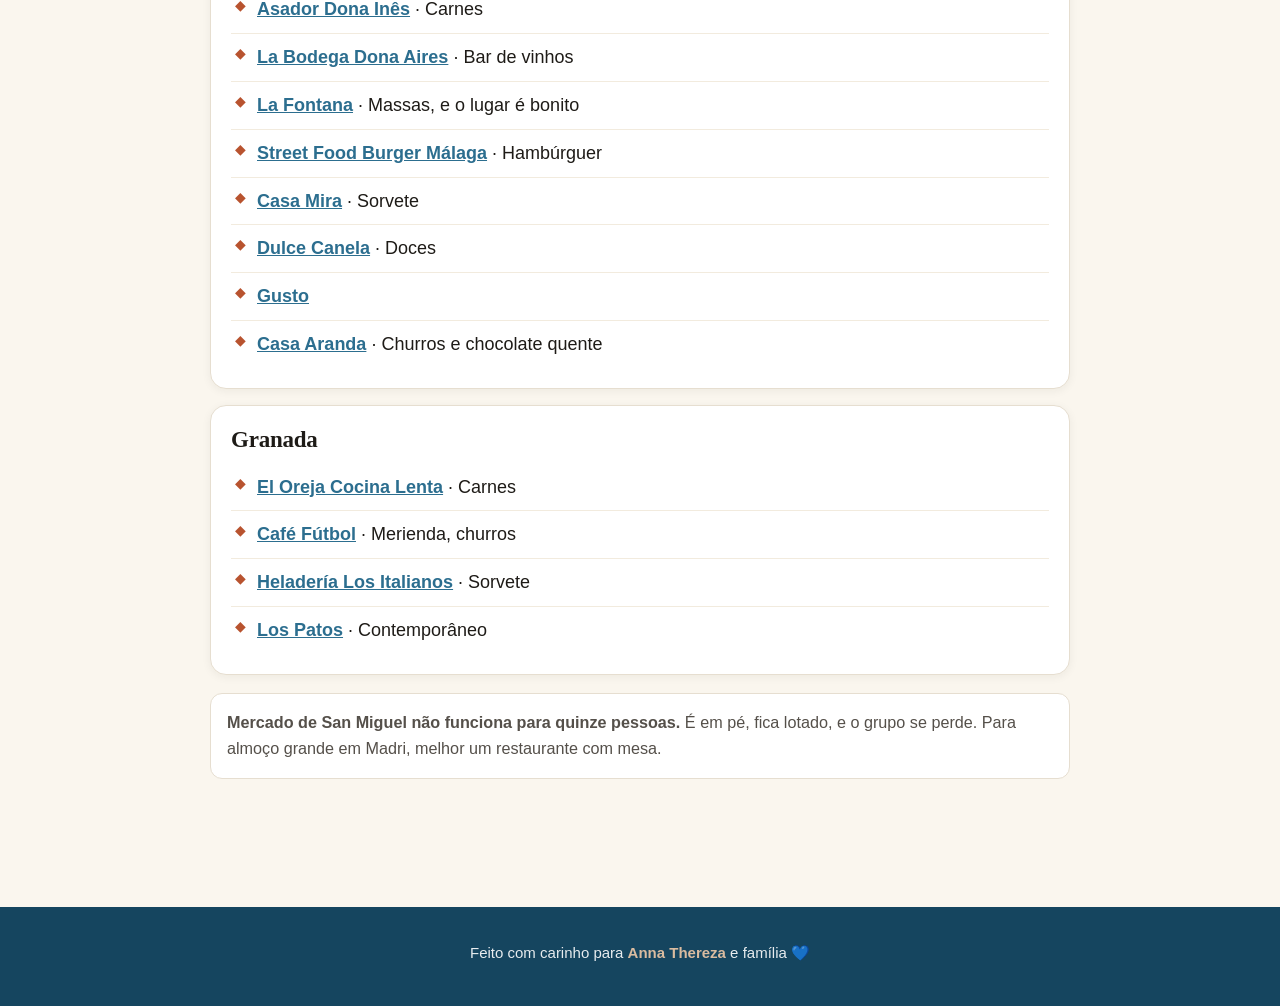
<file: reservas.html>
<!DOCTYPE html>
<html lang="pt-BR">
<head>
<meta charset="utf-8">
<meta name="viewport" content="width=device-width, initial-scale=1, viewport-fit=cover">
<meta name="robots" content="noindex, nofollow">
<meta name="theme-color" content="#15455F">
<link rel="manifest" href="manifest.json">
<link rel="apple-touch-icon" href="img/icone-180.png">
<link rel="icon" href="img/icone-192.png">
<meta name="apple-mobile-web-app-capable" content="yes">
<meta name="apple-mobile-web-app-status-bar-style" content="black-translucent">
<meta name="apple-mobile-web-app-title" content="Family Trip">
<link rel="stylesheet" href="assets/estilo.css">
<title>Reservas e ingressos · Family Trip</title>
</head>
<body>
<div class="cab"><div class="env">
  <h1>Reservas e ingressos</h1>
  <p>O que já está confirmado, o que ainda falta e o que precisa ser comprado com urgência.</p>
</div></div>
<main><div class="env">
  <h2 class="secao">Ingressos</h2>
  <div id="ingressos"></div>
  <h2 class="secao">Restaurantes</h2>
  <div id="reservas"></div>
  <h2 class="secao">Outras sugestões de restaurantes</h2>
  <div id="sugestoes"></div>
  <div class="nota">
    <strong>Mercado de San Miguel não funciona para quinze pessoas.</strong> É em pé, fica lotado,
    e o grupo se perde. Para almoço grande em Madri, melhor um restaurante com mesa.
  </div>
</div></main>
<script src="assets/dados.js"></script>
<script src="assets/app.js"></script>
</body>
</html>
</file>
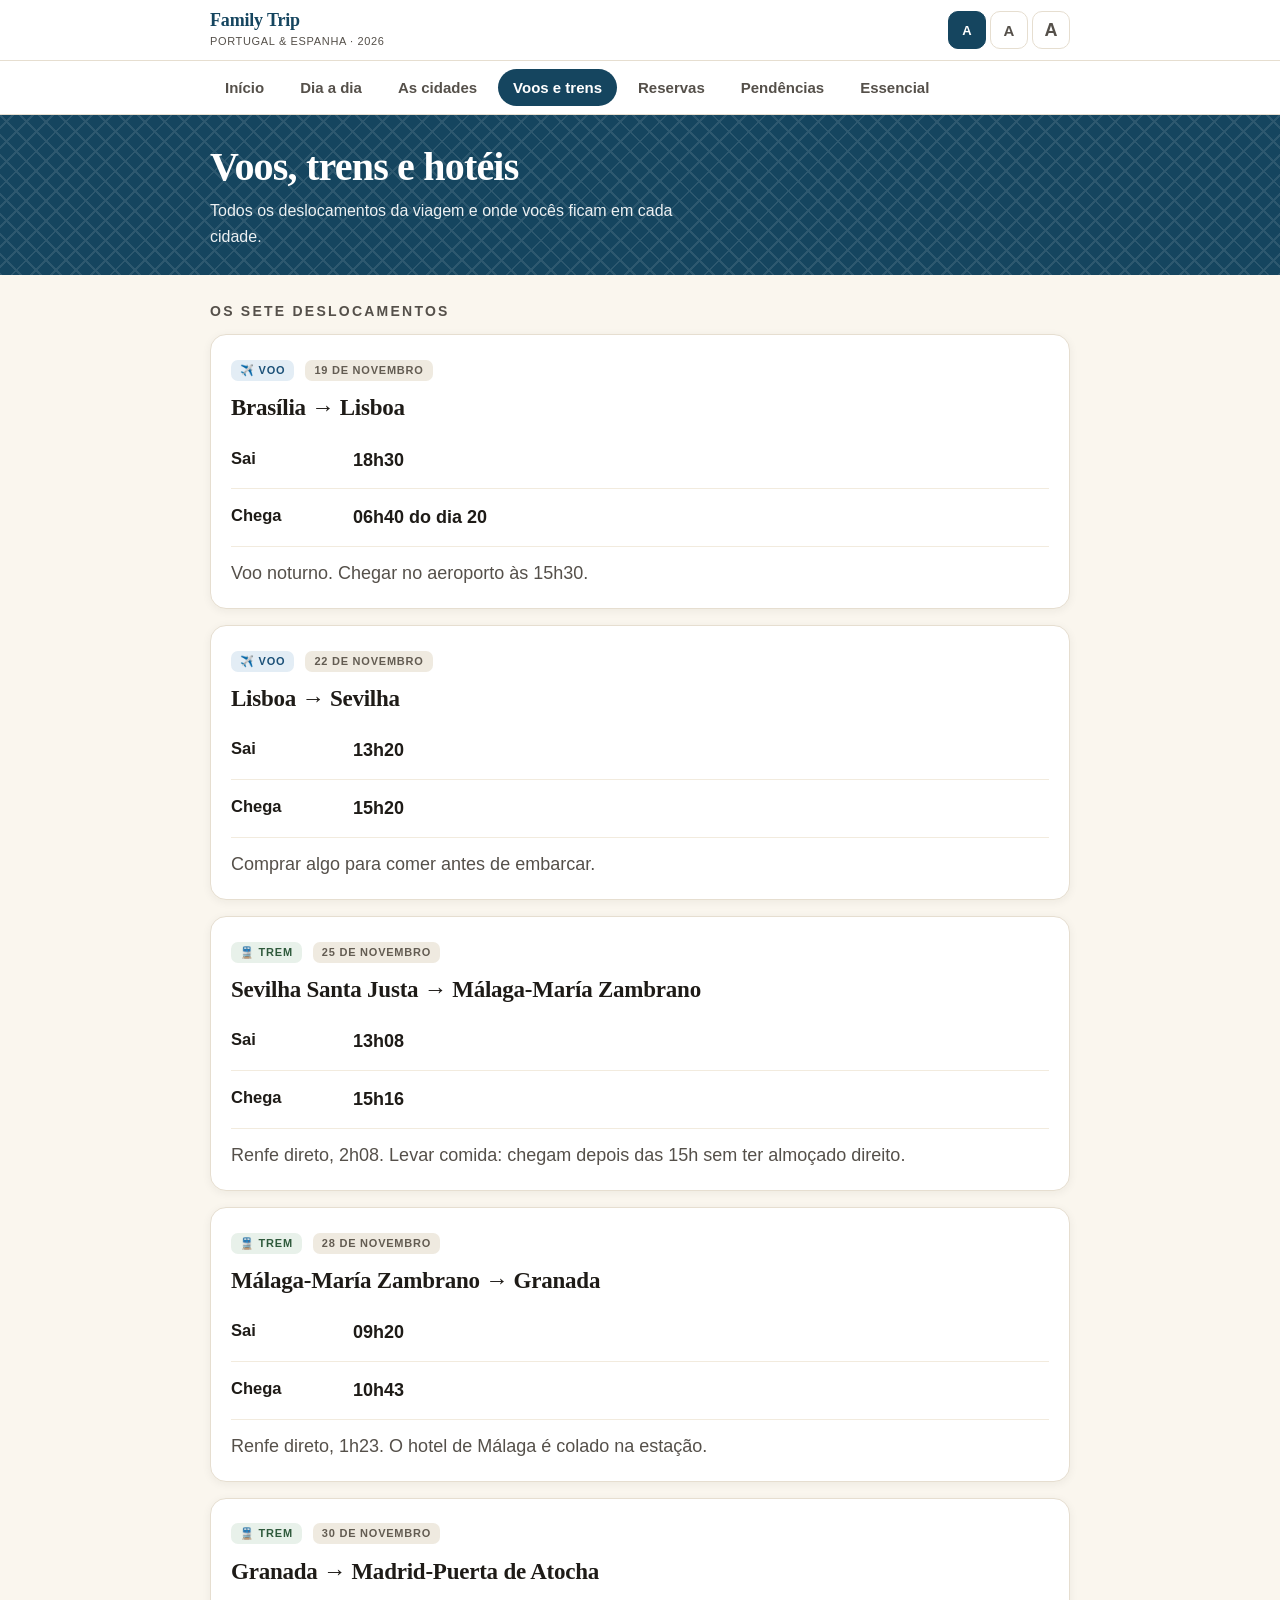
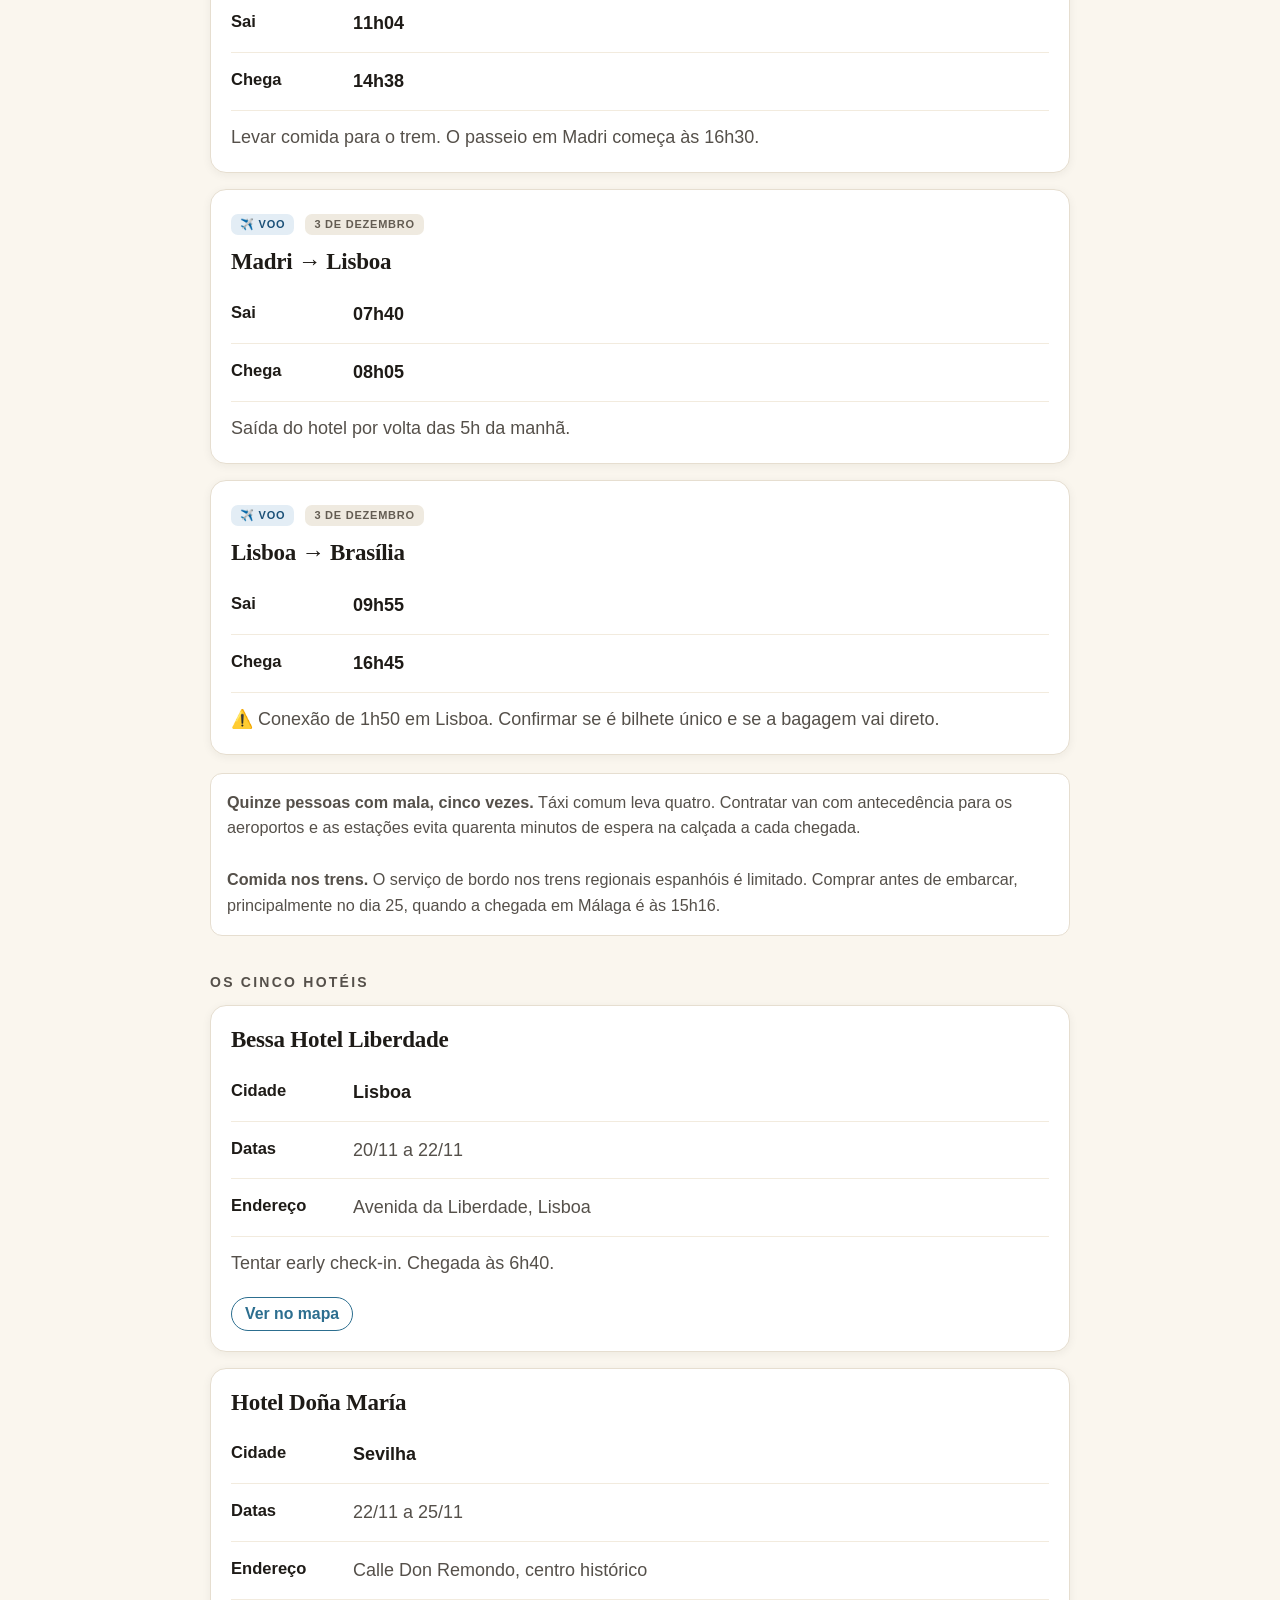
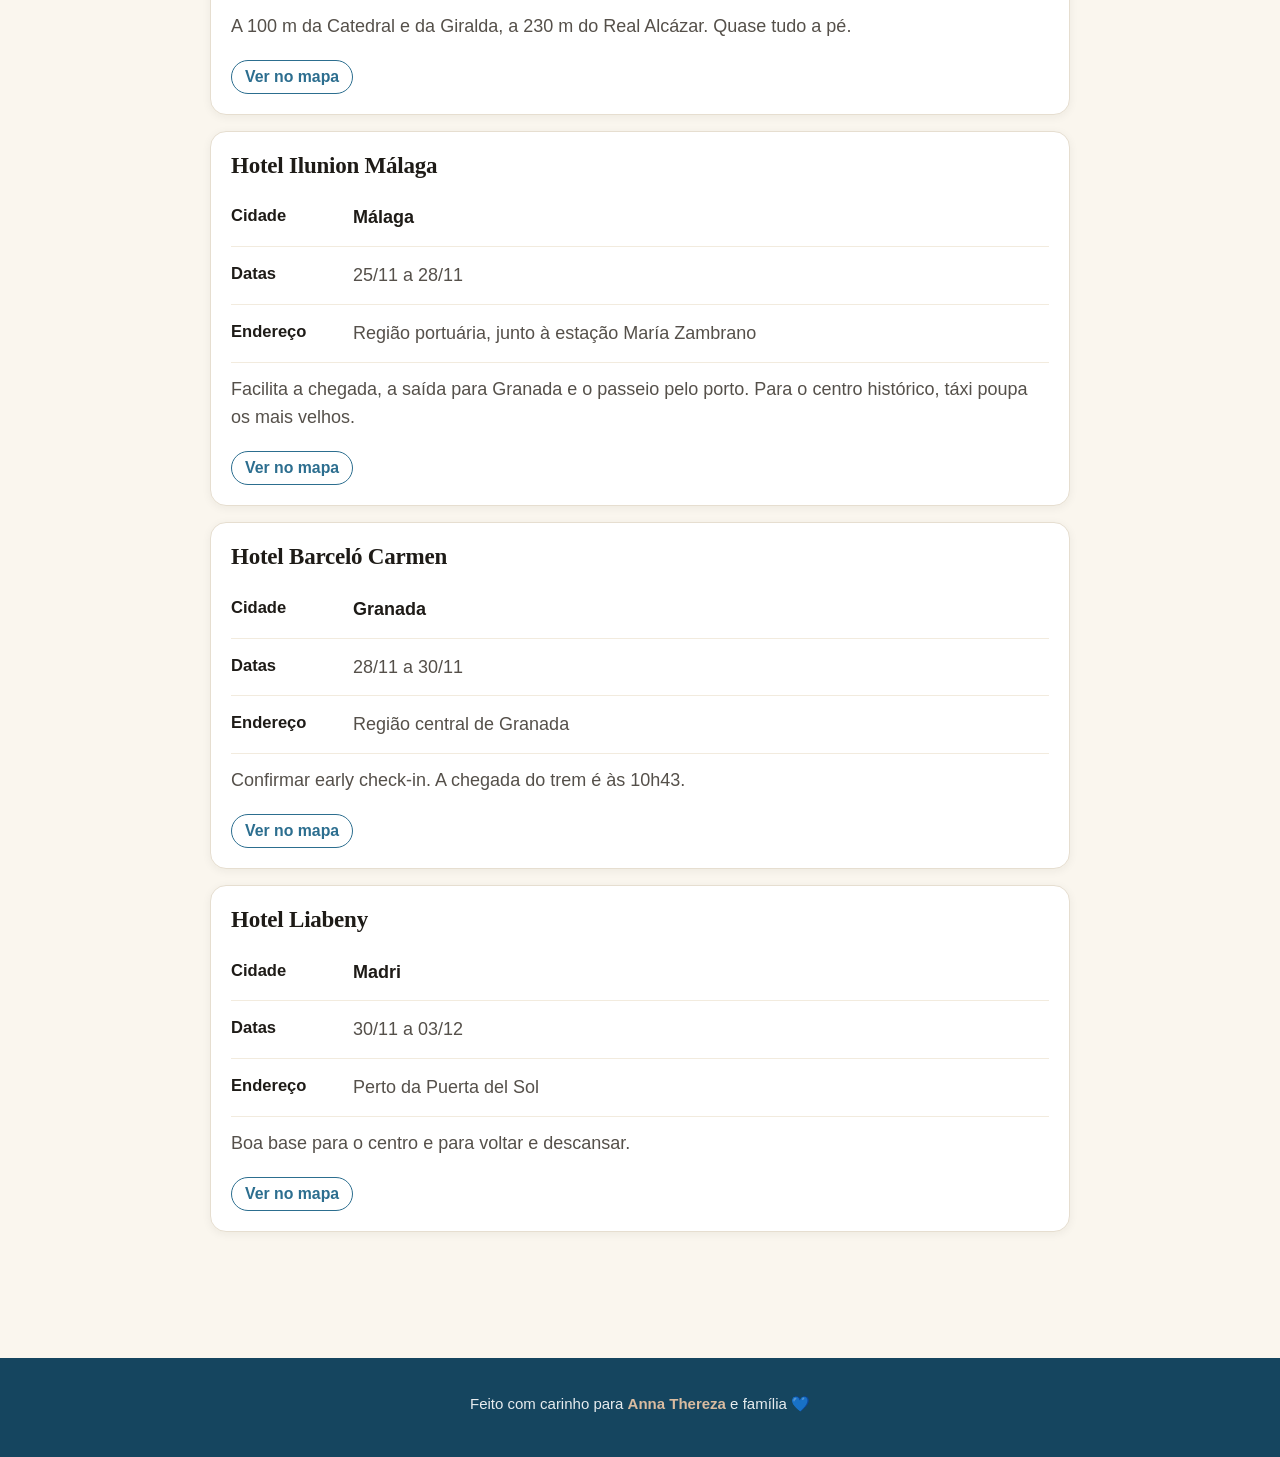
<file: rotas.html>
<!DOCTYPE html>
<html lang="pt-BR">
<head>
<meta charset="utf-8">
<meta name="viewport" content="width=device-width, initial-scale=1, viewport-fit=cover">
<meta name="robots" content="noindex, nofollow">
<meta name="theme-color" content="#15455F">
<link rel="manifest" href="manifest.json">
<link rel="apple-touch-icon" href="img/icone-180.png">
<link rel="icon" href="img/icone-192.png">
<meta name="apple-mobile-web-app-capable" content="yes">
<meta name="apple-mobile-web-app-status-bar-style" content="black-translucent">
<meta name="apple-mobile-web-app-title" content="Family Trip">
<link rel="stylesheet" href="assets/estilo.css">
<title>Voos, trens e hotéis · Family Trip</title>
</head>
<body>
<div class="cab"><div class="env">
  <h1>Voos, trens e hotéis</h1>
  <p>Todos os deslocamentos da viagem e onde vocês ficam em cada cidade.</p>
</div></div>
<main><div class="env">
  <h2 class="secao">Os sete deslocamentos</h2>
  <div id="rotas"></div>
  <div class="nota">
    <strong>Quinze pessoas com mala, cinco vezes.</strong> Táxi comum leva quatro. Contratar van com
    antecedência para os aeroportos e as estações evita quarenta minutos de espera na calçada a cada chegada.
    <br><br>
    <strong>Comida nos trens.</strong> O serviço de bordo nos trens regionais espanhóis é limitado.
    Comprar antes de embarcar, principalmente no dia 25, quando a chegada em Málaga é às 15h16.
  </div>
  <h2 class="secao">Os cinco hotéis</h2>
  <div id="hoteis"></div>
</div></main>
<script src="assets/dados.js"></script>
<script src="assets/app.js"></script>
</body>
</html>
</file>
<file: assets/estilo.css>
/* ============================================================
   Family Trip · Portugal e Espanha
   Desenhado para ser lido com conforto por três gerações.
   ============================================================ */

:root{
  color-scheme: light;
  --azul:#15455F; --azul2:#2C6E8F; --azul-claro:#E7F0F5;
  --terra:#B8532F; --terra-claro:#FAEAE2;
  --verde:#3F6E4E; --verde-claro:#E8F1EA;
  --ouro:#B8860B; --ouro-claro:#FBF2DC;
  --roxo:#7D3F74;
  --areia:#FAF6EE; --creme:#FFFFFF;
  --tinta:#1E1B17; --tinta2:#55504A; --linha:#E6DED0;
  --vermelho:#A32017; --vermelho-claro:#FCEBE9;
  --amarelo:#7A5C00;
  --base:18px;
  --raio:16px;
  --sombra:0 2px 10px rgba(30,27,23,.06);
  --serif: Georgia,"Iowan Old Style","Palatino Linotype",Palatino,"Times New Roman",serif;
  --sans: -apple-system,BlinkMacSystemFont,"Segoe UI",Roboto,"Helvetica Neue",Arial,sans-serif;
}
html[data-letra="g"]{ --base:21px }
html[data-letra="gg"]{ --base:25px }

*{box-sizing:border-box;-webkit-tap-highlight-color:rgba(44,110,143,.12)}
html,body{margin:0;padding:0}
body{
  background:var(--areia); color:var(--tinta);
  font:var(--base)/1.6 var(--sans);
  -webkit-text-size-adjust:100%;
}
img{max-width:100%;display:block}
a{color:var(--azul2)}

.env{max-width:900px;margin:0 auto;padding:0 20px}

/* ---------------- topo ---------------- */
.topo{
  position:sticky;top:0;z-index:60;background:var(--creme);
  border-bottom:1px solid var(--linha);
}
.topo .env{display:flex;align-items:center;gap:12px;min-height:60px;padding:8px 20px}
.marca{
  font:700 clamp(15px,2.6vw,18px)/1.1 var(--serif);color:var(--azul);
  text-decoration:none;letter-spacing:-.01em;flex:1;min-width:0;
}
.marca span{display:block;font:400 11px/1.3 var(--sans);color:var(--tinta2);letter-spacing:.06em;text-transform:uppercase;margin-top:3px}
.letras{display:flex;gap:4px;flex:0 0 auto}
.letras button{
  width:38px;height:38px;border:1px solid var(--linha);background:var(--creme);
  border-radius:10px;cursor:pointer;font:700 13px/1 var(--sans);color:var(--tinta2);
}
.letras button[aria-pressed="true"]{background:var(--azul);color:#fff;border-color:var(--azul)}
.letras button:nth-child(2){font-size:15px}
.letras button:nth-child(3){font-size:18px}

/* ---------------- menu ---------------- */
.menu{background:var(--creme);border-bottom:1px solid var(--linha);position:sticky;top:60px;z-index:55}
.menu .env{display:flex;gap:6px;overflow-x:auto;padding:8px 20px;scrollbar-width:none}
.menu .env::-webkit-scrollbar{display:none}
.menu a{
  flex:0 0 auto;text-decoration:none;color:var(--tinta2);font:600 15px/1 var(--sans);
  padding:11px 15px;border-radius:999px;white-space:nowrap;
}
.menu a.on{background:var(--azul);color:#fff}

/* ---------------- capa ---------------- */
.capa{position:relative;min-height:60vh;display:flex;align-items:flex-end;overflow:hidden}
.capa img{position:absolute;inset:0;width:100%;height:100%;object-fit:cover}
.capa::after{
  content:"";position:absolute;inset:0;
  background:linear-gradient(180deg,rgba(10,30,42,.30) 0%,rgba(10,30,42,.15) 40%,rgba(10,30,42,.88) 100%);
}
.capa .env{position:relative;z-index:2;color:#fff;padding-top:60px;padding-bottom:34px}
.capa .acima{font:600 12px/1 var(--sans);letter-spacing:.24em;text-transform:uppercase;opacity:.9;margin:0 0 12px}
.capa h1{margin:0;font:700 clamp(34px,8vw,60px)/1.03 var(--serif);letter-spacing:-.02em;text-shadow:0 2px 24px rgba(0,0,0,.35)}
.capa .sub{margin:12px 0 0;font:400 clamp(16px,3.4vw,21px)/1.4 var(--sans);opacity:.95}

.relogio{
  display:inline-flex;align-items:baseline;gap:10px;margin-top:22px;
  background:rgba(255,255,255,.17);border:1px solid rgba(255,255,255,.3);
  padding:12px 20px;border-radius:999px;backdrop-filter:blur(8px);
}
.relogio b{font:700 30px/1 var(--sans);letter-spacing:-.02em}
.relogio span{font-size:15px;opacity:.95}

/* ---------------- cabeçalho de página ---------------- */
.cab{background:var(--azul);color:#fff;padding:30px 0 26px;position:relative;overflow:hidden}
.cab::after{
  content:"";position:absolute;inset:0;opacity:.1;
  background-image:repeating-linear-gradient(45deg,#fff 0 2px,transparent 2px 14px),
                   repeating-linear-gradient(-45deg,#fff 0 2px,transparent 2px 14px);
}
.cab .env{position:relative;z-index:1}
.cab h1{margin:0;font:700 clamp(27px,5.5vw,40px)/1.1 var(--serif);letter-spacing:-.02em}
.cab p{margin:9px 0 0;font-size:16px;opacity:.92;max-width:52ch}

/* ---------------- blocos ---------------- */
main{padding:28px 0 60px}
h2.secao{
  font:700 14px/1.2 var(--sans);letter-spacing:.16em;text-transform:uppercase;
  color:var(--tinta2);margin:38px 0 14px;
}
h2.secao:first-child{margin-top:0}

.bloco{
  background:var(--creme);border:1px solid var(--linha);border-radius:var(--raio);
  box-shadow:var(--sombra);margin-bottom:16px;overflow:hidden;
}
.bloco .dentro{padding:20px}
.bloco h3{margin:0 0 9px;font:700 clamp(19px,3.4vw,23px)/1.25 var(--serif);letter-spacing:-.01em}
.bloco p{margin:0 0 11px;color:var(--tinta2)}
.bloco p:last-child{margin-bottom:0}
.bloco strong{color:var(--tinta)}

.foto-topo{width:100%;height:190px;object-fit:cover}

/* ---------------- botões grandes ---------------- */
.atalhos{display:grid;grid-template-columns:1fr 1fr;gap:12px;margin-top:4px}
@media(max-width:480px){ .atalhos{grid-template-columns:1fr} }
.atalho{
  display:flex;align-items:center;gap:14px;text-decoration:none;color:var(--tinta);
  background:var(--creme);border:1px solid var(--linha);border-radius:var(--raio);
  padding:18px;box-shadow:var(--sombra);min-height:76px;
}
.atalho .ico{font-size:28px;line-height:1;flex:0 0 auto}
.atalho b{display:block;font:700 18px/1.2 var(--sans)}
.atalho small{display:block;color:var(--tinta2);font-size:14px;margin-top:3px;line-height:1.35}

/* ---------------- avisos ---------------- */
.aviso{border-left:5px solid;border-radius:12px;padding:16px 18px;margin-bottom:14px}
.aviso.u{background:var(--vermelho-claro);border-color:var(--vermelho)}
.aviso.a{background:var(--ouro-claro);border-color:var(--ouro)}
.aviso.o{background:var(--verde-claro);border-color:var(--verde)}
.aviso h3{margin:0 0 8px;font:700 19px/1.25 var(--serif)}
.aviso p{margin:0 0 10px;color:var(--tinta2)}
.aviso .porque{background:rgba(255,255,255,.65);border-radius:10px;padding:13px 15px;font-size:.93em;margin-top:12px}
.aviso.pronto{opacity:.45}
.aviso.pronto h3{text-decoration:line-through}

.selo{display:inline-block;font:800 11px/1 var(--sans);letter-spacing:.1em;text-transform:uppercase;
  padding:6px 11px;border-radius:999px;margin-bottom:10px;color:#fff}
.selo.u{background:var(--vermelho)} .selo.a{background:var(--amarelo)} .selo.o{background:var(--verde)}

.marcar{
  display:flex;align-items:center;gap:13px;cursor:pointer;margin-top:14px;padding-top:14px;
  border-top:1px dashed rgba(0,0,0,.16);font-weight:700;font-size:.95em;
}
.marcar input{width:26px;height:26px;margin:0;flex:0 0 auto;accent-color:var(--verde);cursor:pointer}

/* ---------------- dias ---------------- */
.dia{background:var(--creme);border:1px solid var(--linha);border-radius:var(--raio);
  box-shadow:var(--sombra);margin-bottom:14px;overflow:hidden}
.dia.hoje{border-color:var(--terra);box-shadow:0 0 0 4px var(--terra-claro),var(--sombra)}
.dia > summary{list-style:none;cursor:pointer;display:flex;align-items:center;gap:15px;padding:17px 19px}
.dia > summary::-webkit-details-marker{display:none}
.selo-data{flex:0 0 auto;background:var(--azul);color:#fff;border-radius:12px;padding:9px 11px;text-align:center;min-width:60px}
.selo-data b{display:block;font:700 23px/1 var(--sans)}
.selo-data span{display:block;font:600 10px/1 var(--sans);letter-spacing:.12em;text-transform:uppercase;opacity:.85;margin-top:5px}
.dia-nome{flex:1;min-width:0}
.dia-nome b{display:block;font:700 clamp(17px,3.2vw,20px)/1.25 var(--serif)}
.dia-nome span{display:block;font-size:14px;color:var(--tinta2);margin-top:3px}
.chev{flex:0 0 auto;color:var(--tinta2);font-size:18px;transition:transform .2s}
.dia[open] .chev{transform:rotate(90deg)}
.dia-lista{padding:2px 19px 18px;border-top:1px solid var(--linha)}

.linha{display:flex;gap:14px;padding:14px 0;border-bottom:1px solid #F2EBDE}
.linha:last-child{border-bottom:0}
.quando{flex:0 0 68px;font:700 14px/1.3 var(--sans);color:var(--azul2);padding-top:2px;font-variant-numeric:tabular-nums}
.oque{flex:1;min-width:0}
.oque b{display:block;font-size:1.02em;line-height:1.3}
.oque small{display:block;font-size:.88em;color:var(--tinta2);margin-top:4px;line-height:1.5}

.etiq{display:inline-block;font:800 11px/1 var(--sans);letter-spacing:.07em;text-transform:uppercase;
  padding:5px 9px;border-radius:7px;margin:7px 6px 0 0;vertical-align:middle}
.e-voo{background:#E3EDF5;color:#1C5178}
.e-trem{background:var(--verde-claro);color:#2F5A3C}
.e-reserva{background:var(--ouro-claro);color:#7A5C00}
.e-ingresso{background:var(--terra-claro);color:#8E3A1D}
.e-pendente{background:var(--vermelho-claro);color:var(--vermelho)}
.e-descanso{background:#EFEAE0;color:#635C52}

.link-mapa{display:inline-block;margin-top:8px;font:600 .88em/1 var(--sans);color:var(--azul2);
  text-decoration:none;border:1px solid var(--azul2);border-radius:999px;padding:8px 13px}

/* ---------------- cidades ---------------- */
.cidade-capa{position:relative;height:230px;overflow:hidden}
.cidade-capa img{width:100%;height:100%;object-fit:cover}
.cidade-capa .faixa{
  position:absolute;inset:auto 0 0 0;padding:20px;
  background:linear-gradient(transparent,rgba(10,25,35,.86));color:#fff;
}
.cidade-capa h3{margin:0;color:#fff;font:700 clamp(24px,5vw,34px)/1.1 var(--serif);text-shadow:0 2px 14px rgba(0,0,0,.4)}
.cidade-capa .q{font-size:14px;opacity:.95;margin-top:5px}

.graus{display:flex;gap:12px;margin:0 0 16px}
.graus div{flex:1;background:var(--azul-claro);border-radius:12px;padding:13px;text-align:center}
.graus b{display:block;font:700 26px/1 var(--sans);color:var(--azul);letter-spacing:-.02em}
.graus span{font:600 11px/1 var(--sans);letter-spacing:.1em;text-transform:uppercase;color:var(--tinta2);display:block;margin-top:6px}

.pilulas{list-style:none;margin:0;padding:0;display:flex;flex-wrap:wrap;gap:8px}
.pilulas li{background:var(--terra-claro);color:#8E3A1D;font:600 .88em/1.3 var(--sans);padding:8px 13px;border-radius:999px}
.pontos{list-style:none;margin:0;padding:0}
.pontos li{padding:9px 0 9px 26px;position:relative;border-bottom:1px solid #F2EBDE}
.pontos li:last-child{border-bottom:0}
.pontos li::before{content:"◆";position:absolute;left:4px;top:9px;color:var(--terra);font-size:.75em}

.galeria{display:grid;grid-template-columns:repeat(3,1fr);gap:8px;padding:0 20px 20px}
@media(max-width:560px){ .galeria{grid-template-columns:repeat(2,1fr)} }
.galeria img{width:100%;aspect-ratio:1;object-fit:cover;border-radius:10px}

/* ---------------- tabelas simples ---------------- */
.par{display:flex;gap:14px;padding:14px 0;border-bottom:1px solid #F2EBDE;align-items:flex-start}
.par:last-child{border-bottom:0}
.par .k{flex:0 0 108px;font-weight:700;font-size:.92em}
.par .v{flex:1;min-width:0;color:var(--tinta2)}
.par .v b{color:var(--tinta)}
.tel{font:700 1.15em/1 var(--sans);color:var(--azul);text-decoration:none;white-space:nowrap}

.frase{padding:15px 0;border-bottom:1px solid #F2EBDE}
.frase:last-child{border-bottom:0}
.frase .p{font-size:.88em;color:var(--tinta2)}
.frase .e{font:700 1.12em/1.3 var(--serif);color:var(--azul);margin:3px 0}
.frase .f{font-size:.84em;color:var(--terra);font-style:italic}

.check{display:flex;align-items:flex-start;gap:13px;padding:14px 0;border-bottom:1px solid #F2EBDE;cursor:pointer}
.check:last-child{border-bottom:0}
.check input{width:26px;height:26px;margin:1px 0 0;flex:0 0 auto;accent-color:var(--verde);cursor:pointer}
.check.feito span{text-decoration:line-through;opacity:.5}

/* ---------------- rodapé ---------------- */
.pe{background:var(--azul);color:#fff;padding:34px 0;margin-top:50px;text-align:center}
.pe p{margin:0 0 7px;opacity:.9;font-size:15px}
.pe b{color:#F0C9A8}

.nota{font-size:.9em;color:var(--tinta2);background:var(--creme);border:1px solid var(--linha);
  border-radius:12px;padding:16px;margin:18px 0}

.botao{
  display:block;width:100%;border:0;border-radius:14px;padding:18px;
  font:700 1.05em/1.2 var(--sans);cursor:pointer;text-align:center;text-decoration:none;
  background:var(--azul);color:#fff;margin-top:14px;
}
.botao.terra{background:var(--terra)}
@media print{ .topo,.menu,.botao,.pe{display:none} .dia{break-inside:avoid} }
</file>
